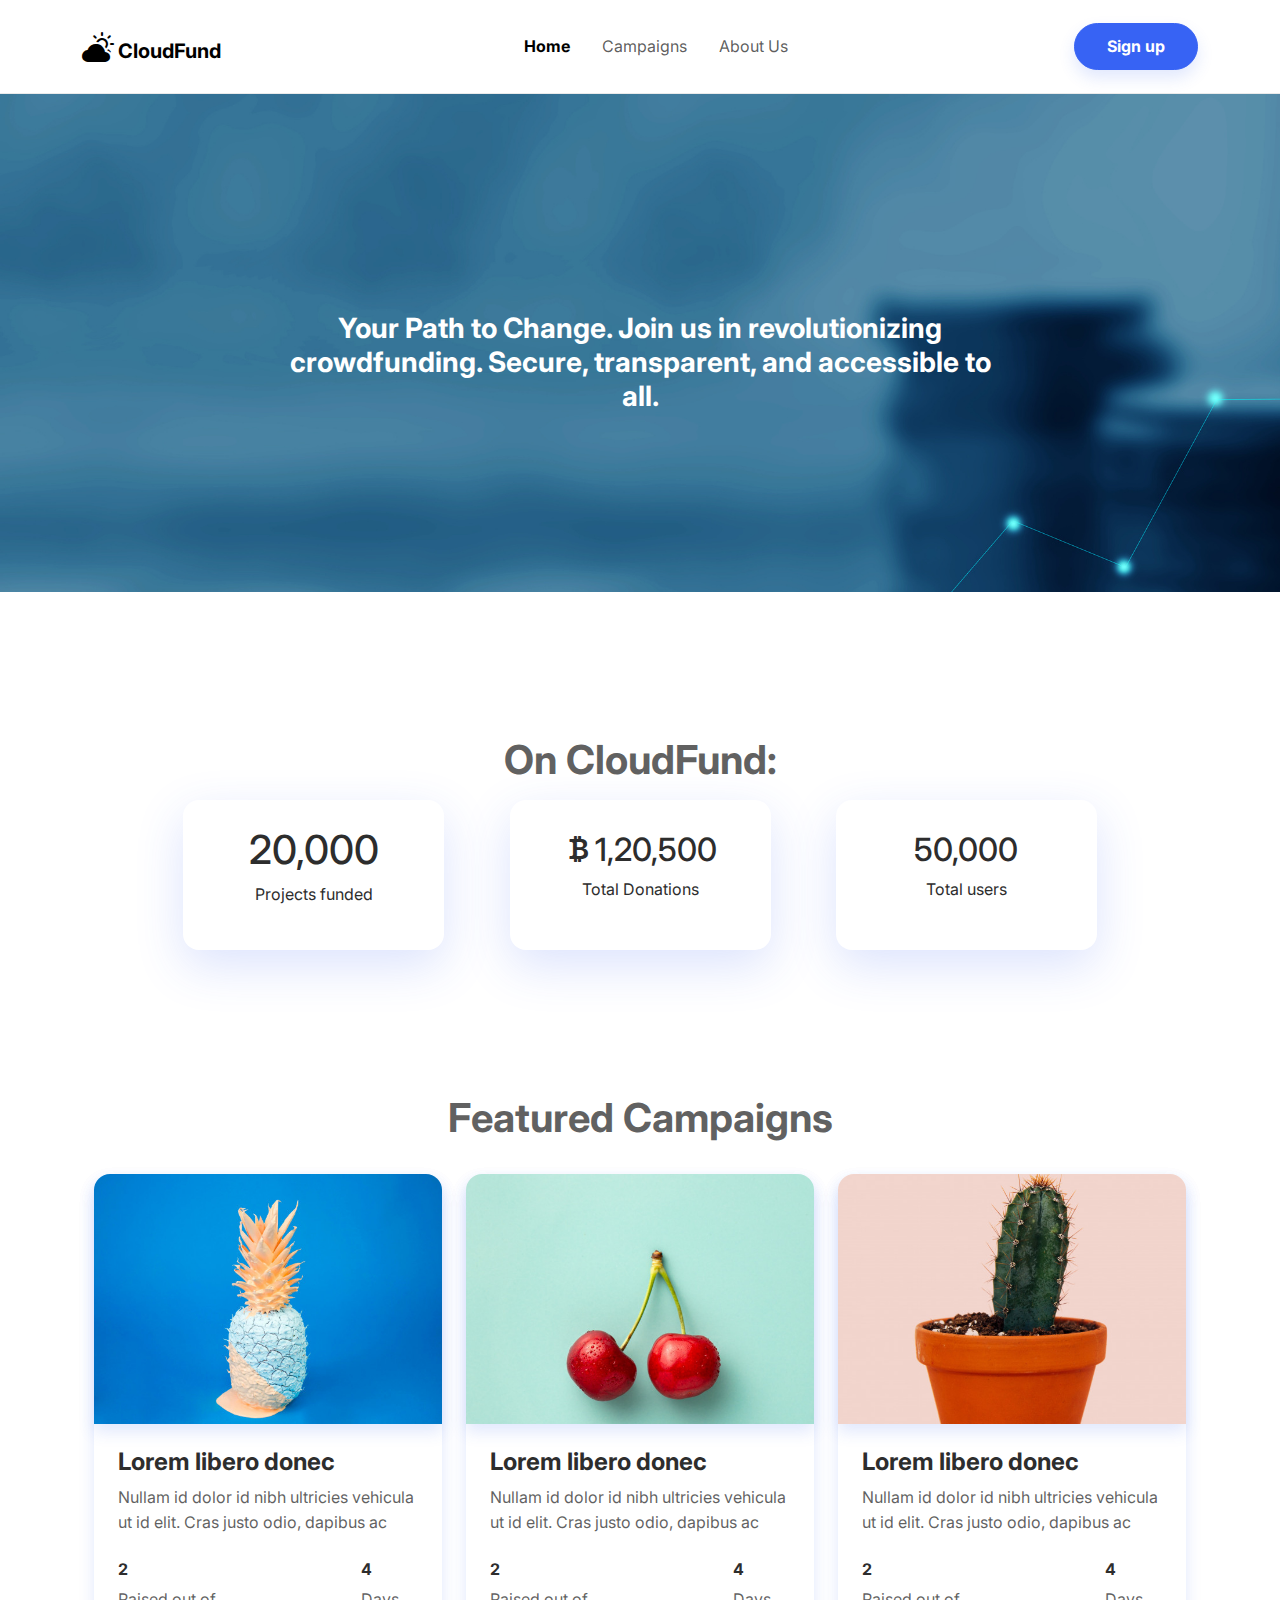
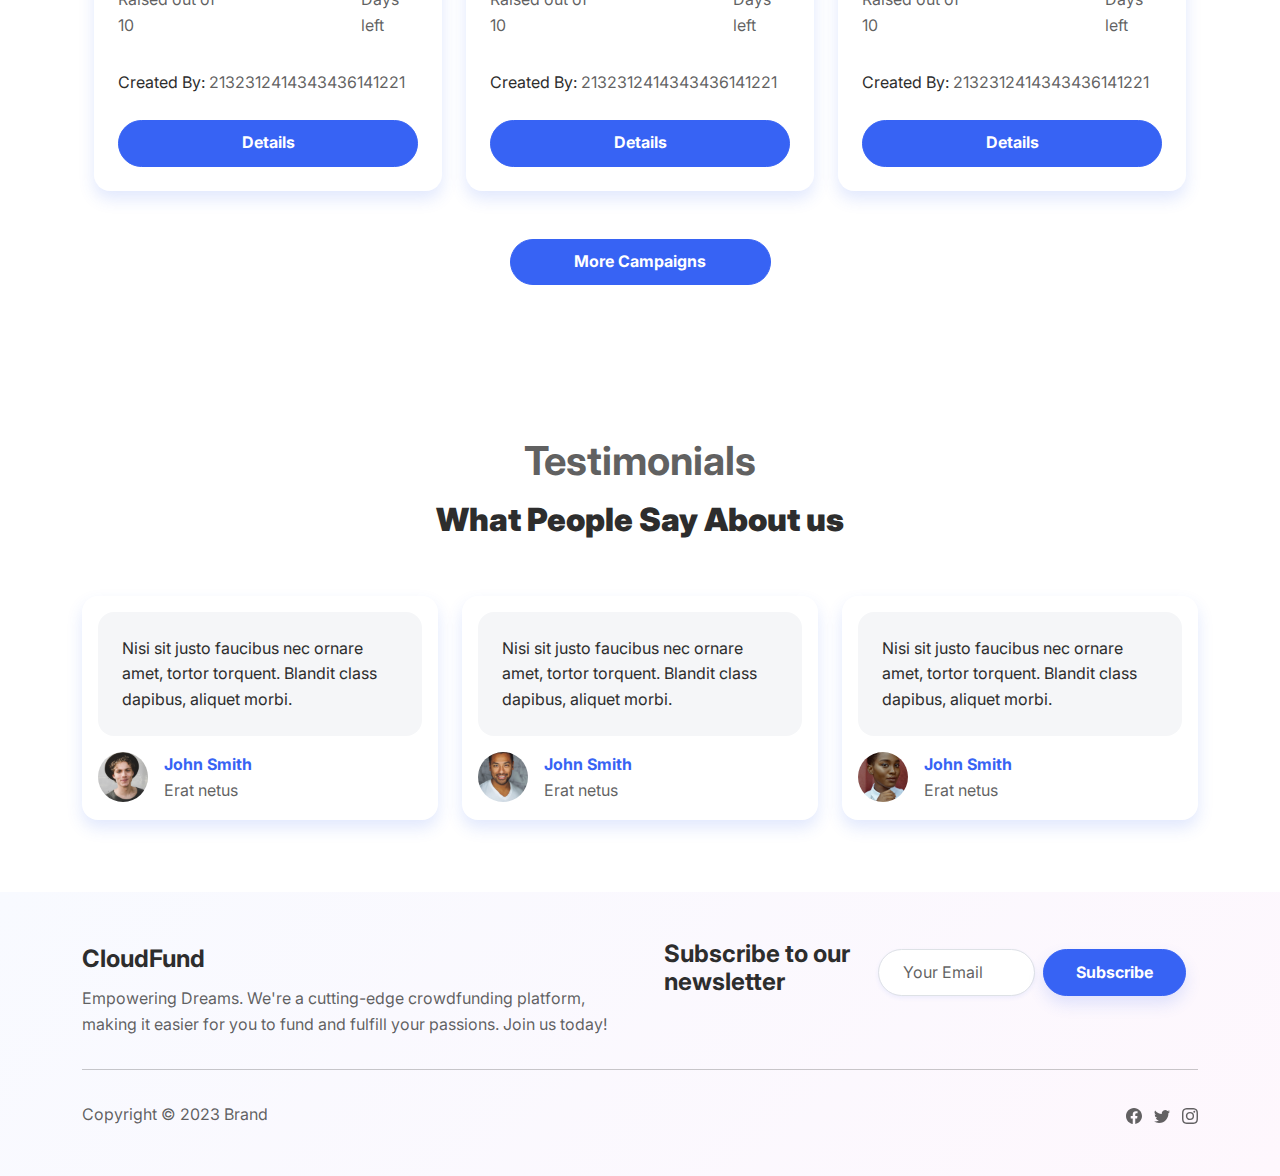
<file: index.html>
<!DOCTYPE html>
<html data-bs-theme="light" lang="en">

<head>
    <meta charset="utf-8">
    <meta name="viewport" content="width=device-width, initial-scale=1.0, shrink-to-fit=no">
    <title>CloudFund | Home</title>
    <link rel="stylesheet" href="assets/bootstrap/css/bootstrap.min.css">
    <link rel="stylesheet" href="assets/css/style.css">
    <link rel="stylesheet"
        href="https://fonts.googleapis.com/css?family=Inter:300italic,400italic,600italic,700italic,800italic,400,300,600,700,800&amp;display=swap">
    <link rel="stylesheet" href="https://cdn.jsdelivr.net/npm/bootstrap-icons@1.11.1/font/bootstrap-icons.css">
</head>

<body>
    <nav class="navbar navbar-expand-md sticky-top navbar-shrink py-3 navbar-light" id="mainNav">
        <div class="container"><a class="navbar-brand d-flex align-items-center" href="/">
                <span><i class="me-1 fs-2 bi bi-cloud-sun-fill"></i>CloudFund</span></a><button
                data-bs-toggle="collapse" class="navbar-toggler" data-bs-target="#navcol-1"><span
                    class="visually-hidden">Toggle navigation</span><span class="navbar-toggler-icon"></span></button>
            <div class="collapse navbar-collapse" id="navcol-1">
                <ul class="navbar-nav mx-auto">
                    <li class="nav-item"><a class="nav-link active" href="index.html">Home</a></li>
                    <li class="nav-item"><a class="nav-link" href="projects.html">Campaigns</a></li>
                    <li class="nav-item"><a class="nav-link" href="team.html">About Us</a></li>

                </ul><a class="btn btn-primary shadow" role="button" href="signup.html">Sign up</a>
            </div>
        </div>
    </nav>
    <header class="bg-primary-gradient mb-5 py-5 banner">
        <div class="container">
            <div class="row align-items-center " style="height: 450px;">
                <div class="col-md-8 text-center mx-auto">
                    <h3 class="fw-bold fs-3 text-white">Your Path to Change. Join us in revolutionizing crowdfunding.
                        Secure, transparent, and accessible to all.</h3>
                </div>
            </div>
        </div>

    </header>
    <section class="py-5">
        <div class="container text-center">
            <!-- <p class="mb-4" style="font-size: 1.6rem;">Used by <span
                    class="text-dark bg-success-subtle bg-success-light p-1"><strong>2400+</strong></span>&nbsp;of the
                best companies in the world.
            </p>
            <a href="#"> <img class="m-3" src="assets/img/brands/instacart.png"></a>
            <a href="#"> <img class="m-3" src="assets/img/brands/kickstarter.png"></a>
            <a href="#"> <img class="m-3" src="assets/img/brands/lyft.png"></a>
            <a href="#"> <img class="m-3" src="assets/img/brands/shopify.png"></a>
            <a href="#"> <img class="m-3" src="assets/img/brands/pinterest.png"></a>
            <a href="#"> <img class="m-3" src="assets/img/brands/twitter.png"></a> -->
            <div class="row d-flex justify-content-evenly px-5">
                <h2 class="text-center text-muted fs-1 fw-bold mb-3">On CloudFund:</h2>
                <div class="col-md-3 border-1 rounded-3 shadow-lg bg-white mb-5 d-flex justify-content-center align-items-center py-3 "
                    style="min-height: 150px;">
                    <div>
                        <h2 class="text-center fs-1">20,000</h2>
                        <p class="text-center fs-6">Projects funded</p>
                    </div>


                </div>
                <div class="col-md-3 border-1 rounded-3 shadow-lg bg-white mb-5 d-flex justify-content-center align-items-center py-auto"
                    style="min-height: 150px;">
                    <div>
                        <h2 class="text-center fs-2"><i class="bi bi-currency-bitcoin fs-2"></i>1,20,500</h2>
                        <p class="text-center fs-6">Total Donations</p>
                    </div>
                </div>
                <div class="col-md-3 border-1 rounded-3 shadow-lg bg-primary-white mb-5 d-flex justify-content-center align-items-center py-auto"
                    style="min-height: 150px;">
                    <div>
                        <h2 class="text-center fs-2">50,000</h2>
                        <p class="text-center fs-6">Total users</p>
                    </div>
                </div>
            </div>
        </div>
    </section>

    <section class="py-5">
        <div class="container">
            <div class="row mb-4">
                <div class="col-md-8 col-xl-6 text-center mx-auto">
                    <h2 class="fw-bold fs-1 text-muted">Featured Campaigns</h2>
                </div>
            </div>
            <div class="row row-cols-1 row-cols-md-3 mx-auto">
                <div class="col mb-4">
                    <div class="rounded-3 shadow bg-dark-gradient border-2"><a href="#"><img
                                class="rounded-top-3 img-fluid shadow w-100 fit-cover" src="assets/img/products/1.jpg"
                                style="height: 250px;"></a>
                        <div class="py-4 px-4">
                            <h4 class="fw-bold">Lorem libero donec</h4>
                            <p class="text-muted">Nullam id dolor id nibh ultricies vehicula ut id elit. Cras justo
                                odio, dapibus ac </p>
                            <div class="row d-flex justify-content-between">
                                <div class="col-5 py-2">
                                    <h2 class="fw-bold fs-6">2</h2>
                                    <p class="text-muted">Raised out of 10</p>

                                </div>
                                <div class="col-3 py-2">
                                    <h2 class="fw-bold fs-6">4</h2>
                                    <p class="text-muted">Days left</p>
                                </div>
                                <div class="col-12 py-2">
                                    <p class="fs-6">Created By: <span class="text-muted">2132312414343436141221</span>
                                    </p>
                                </div>
                            </div>
                            <a href="product.html" class="btn btn-primary w-100"> Details</a>
                        </div>

                    </div>
                </div>
                <div class="col mb-4">
                    <div class="rounded-3 shadow bg-dark-gradient border-2"><a href="#"><img
                                class="rounded-top-3 img-fluid shadow w-100 fit-cover" src="assets/img/products/2.jpg"
                                style="height: 250px;"></a>
                        <div class="py-4 px-4">
                            <h4 class="fw-bold">Lorem libero donec</h4>
                            <p class="text-muted">Nullam id dolor id nibh ultricies vehicula ut id elit. Cras justo
                                odio, dapibus ac </p>
                            <div class="row d-flex justify-content-between">
                                <div class="col-5 py-2">
                                    <h2 class="fw-bold fs-6">2</h2>
                                    <p class="text-muted">Raised out of 10</p>

                                </div>
                                <div class="col-3 py-2">
                                    <h2 class="fw-bold fs-6">4</h2>
                                    <p class="text-muted">Days left</p>
                                </div>
                                <div class="col-12 py-2">
                                    <p class="fs-6">Created By: <span class="text-muted">2132312414343436141221</span>
                                    </p>
                                </div>
                            </div>
                            <a href="product.html" class="btn btn-primary w-100"> Details</a>
                        </div>
                    </div>
                </div>
                <div class="col mb-4">
                    <div class="rounded-3 shadow bg-dark-gradient border-2"><a href="#"><img
                                class="rounded-top-3 img-fluid shadow w-100 fit-cover" src="assets/img/products/3.jpg"
                                style="height: 250px;"></a>
                        <div class="py-4 px-4">
                            <h4 class="fw-bold">Lorem libero donec</h4>
                            <p class="text-muted">Nullam id dolor id nibh ultricies vehicula ut id elit. Cras justo
                                odio, dapibus ac </p>
                            <div class="row d-flex justify-content-between">
                                <div class="col-5 py-2">
                                    <h2 class="fw-bold fs-6">2</h2>
                                    <p class="text-muted">Raised out of 10</p>

                                </div>
                                <div class="col-3 py-2">
                                    <h2 class="fw-bold fs-6">4</h2>
                                    <p class="text-muted">Days left</p>
                                </div>
                                <div class="col-12 py-2">
                                    <p class="fs-6">Created By: <span class="text-muted">2132312414343436141221</span>
                                    </p>
                                </div>
                            </div>
                            <a href="product.html" class="btn btn-primary w-100"> Details</a>
                        </div>
                    </div>
                </div>
            </div>
            <div class="row justify-content-center d-flex mt-4">
                <div class="col-md-3">
                    <a class="btn btn-primary w-100" href="projects.html">More Campaigns</a>
                </div>
            </div>
        </div>
    </section>

    <!-- <section>
        <div class="container bg-primary-gradient py-5">
            <div class="row">
                <div class="col-md-8 col-xl-6 text-center mx-auto">
                    <p class="fw-bold text-success mb-2">Our Services</p>
                    <h3 class="fw-bold">What we can do for you</h3>
                </div>
            </div>
            <div class="py-5 p-lg-5">
                <div class="row row-cols-1 row-cols-md-2 mx-auto" style="max-width: 900px;">
                    <div class="col mb-5">
                        <div class="card shadow-sm">
                            <div class="card-body px-4 py-5 px-md-5">
                                <div class="bs-icon-lg d-flex justify-content-center align-items-center mb-3 bs-icon"
                                    style="top: 1rem;right: 1rem;position: absolute;"><svg
                                        xmlns="http://www.w3.org/2000/svg" width="1em" height="1em" fill="currentColor"
                                        viewBox="0 0 16 16" class="bi bi-bell text-success">
                                        <path
                                            d="M8 16a2 2 0 0 0 2-2H6a2 2 0 0 0 2 2zM8 1.918l-.797.161A4.002 4.002 0 0 0 4 6c0 .628-.134 2.197-.459 3.742-.16.767-.376 1.566-.663 2.258h10.244c-.287-.692-.502-1.49-.663-2.258C12.134 8.197 12 6.628 12 6a4.002 4.002 0 0 0-3.203-3.92L8 1.917zM14.22 12c.223.447.481.801.78 1H1c.299-.199.557-.553.78-1C2.68 10.2 3 6.88 3 6c0-2.42 1.72-4.44 4.005-4.901a1 1 0 1 1 1.99 0A5.002 5.002 0 0 1 13 6c0 .88.32 4.2 1.22 6z">
                                        </path>
                                    </svg></div>
                                <h5 class="fw-bold card-title">Lorem ipsum dolor sit&nbsp;</h5>
                                <p class="text-muted card-text mb-4">Erat netus est hendrerit, nullam et quis ad cras
                                    porttitor iaculis. Bibendum vulputate cras aenean.</p><button
                                    class="btn btn-primary shadow" type="button">Learn more</button>
                            </div>
                        </div>
                    </div>
                    <div class="col mb-5">
                        <div class="card shadow-sm">
                            <div class="card-body px-4 py-5 px-md-5">
                                <div class="bs-icon-lg d-flex justify-content-center align-items-center mb-3 bs-icon"
                                    style="top: 1rem;right: 1rem;position: absolute;"><svg
                                        xmlns="http://www.w3.org/2000/svg" width="1em" height="1em" fill="currentColor"
                                        viewBox="0 0 16 16" class="bi bi-bezier text-success">
                                        <path fill-rule="evenodd"
                                            d="M0 10.5A1.5 1.5 0 0 1 1.5 9h1A1.5 1.5 0 0 1 4 10.5v1A1.5 1.5 0 0 1 2.5 13h-1A1.5 1.5 0 0 1 0 11.5v-1zm1.5-.5a.5.5 0 0 0-.5.5v1a.5.5 0 0 0 .5.5h1a.5.5 0 0 0 .5-.5v-1a.5.5 0 0 0-.5-.5h-1zm10.5.5A1.5 1.5 0 0 1 13.5 9h1a1.5 1.5 0 0 1 1.5 1.5v1a1.5 1.5 0 0 1-1.5 1.5h-1a1.5 1.5 0 0 1-1.5-1.5v-1zm1.5-.5a.5.5 0 0 0-.5.5v1a.5.5 0 0 0 .5.5h1a.5.5 0 0 0 .5-.5v-1a.5.5 0 0 0-.5-.5h-1zM6 4.5A1.5 1.5 0 0 1 7.5 3h1A1.5 1.5 0 0 1 10 4.5v1A1.5 1.5 0 0 1 8.5 7h-1A1.5 1.5 0 0 1 6 5.5v-1zM7.5 4a.5.5 0 0 0-.5.5v1a.5.5 0 0 0 .5.5h1a.5.5 0 0 0 .5-.5v-1a.5.5 0 0 0-.5-.5h-1z">
                                        </path>
                                        <path
                                            d="M6 4.5H1.866a1 1 0 1 0 0 1h2.668A6.517 6.517 0 0 0 1.814 9H2.5c.123 0 .244.015.358.043a5.517 5.517 0 0 1 3.185-3.185A1.503 1.503 0 0 1 6 5.5v-1zm3.957 1.358A1.5 1.5 0 0 0 10 5.5v-1h4.134a1 1 0 1 1 0 1h-2.668a6.517 6.517 0 0 1 2.72 3.5H13.5c-.123 0-.243.015-.358.043a5.517 5.517 0 0 0-3.185-3.185z">
                                        </path>
                                    </svg></div>
                                <h5 class="fw-bold card-title">Lorem ipsum dolor sit&nbsp;</h5>
                                <p class="text-muted card-text mb-4">Erat netus est hendrerit, nullam et quis ad cras
                                    porttitor iaculis. Bibendum vulputate cras aenean.</p><button
                                    class="btn btn-primary shadow" type="button">Learn more</button>
                            </div>
                        </div>
                    </div>
                    <div class="col mb-4">
                        <div class="card shadow-sm">
                            <div class="card-body px-4 py-5 px-md-5">
                                <div class="bs-icon-lg d-flex justify-content-center align-items-center mb-3 bs-icon"
                                    style="top: 1rem;right: 1rem;position: absolute;"><svg
                                        xmlns="http://www.w3.org/2000/svg" width="1em" height="1em" fill="currentColor"
                                        viewBox="0 0 16 16" class="bi bi-pin-angle text-success">
                                        <path
                                            d="M9.828.722a.5.5 0 0 1 .354.146l4.95 4.95a.5.5 0 0 1 0 .707c-.48.48-1.072.588-1.503.588-.177 0-.335-.018-.46-.039l-3.134 3.134a5.927 5.927 0 0 1 .16 1.013c.046.702-.032 1.687-.72 2.375a.5.5 0 0 1-.707 0l-2.829-2.828-3.182 3.182c-.195.195-1.219.902-1.414.707-.195-.195.512-1.22.707-1.414l3.182-3.182-2.828-2.829a.5.5 0 0 1 0-.707c.688-.688 1.673-.767 2.375-.72a5.922 5.922 0 0 1 1.013.16l3.134-3.133a2.772 2.772 0 0 1-.04-.461c0-.43.108-1.022.589-1.503a.5.5 0 0 1 .353-.146zm.122 2.112v-.002.002zm0-.002v.002a.5.5 0 0 1-.122.51L6.293 6.878a.5.5 0 0 1-.511.12H5.78l-.014-.004a4.507 4.507 0 0 0-.288-.076 4.922 4.922 0 0 0-.765-.116c-.422-.028-.836.008-1.175.15l5.51 5.509c.141-.34.177-.753.149-1.175a4.924 4.924 0 0 0-.192-1.054l-.004-.013v-.001a.5.5 0 0 1 .12-.512l3.536-3.535a.5.5 0 0 1 .532-.115l.096.022c.087.017.208.034.344.034.114 0 .23-.011.343-.04L9.927 2.028c-.029.113-.04.23-.04.343a1.779 1.779 0 0 0 .062.46z">
                                        </path>
                                    </svg></div>
                                <h5 class="fw-bold card-title">Lorem ipsum dolor sit&nbsp;</h5>
                                <p class="text-muted card-text mb-4">Erat netus est hendrerit, nullam et quis ad cras
                                    porttitor iaculis. Bibendum vulputate cras aenean.</p><button
                                    class="btn btn-primary shadow" type="button">Learn more</button>
                            </div>
                        </div>
                    </div>
                    <div class="col mb-4">
                        <div class="card shadow-sm">
                            <div class="card-body px-4 py-5 px-md-5">
                                <div class="bs-icon-lg d-flex justify-content-center align-items-center mb-3 bs-icon"
                                    style="top: 1rem;right: 1rem;position: absolute;"><svg
                                        xmlns="http://www.w3.org/2000/svg" width="1em" height="1em" fill="currentColor"
                                        viewBox="0 0 16 16" class="bi bi-chat-quote text-success">
                                        <path
                                            d="M2.678 11.894a1 1 0 0 1 .287.801 10.97 10.97 0 0 1-.398 2c1.395-.323 2.247-.697 2.634-.893a1 1 0 0 1 .71-.074A8.06 8.06 0 0 0 8 14c3.996 0 7-2.807 7-6 0-3.192-3.004-6-7-6S1 4.808 1 8c0 1.468.617 2.83 1.678 3.894zm-.493 3.905a21.682 21.682 0 0 1-.713.129c-.2.032-.352-.176-.273-.362a9.68 9.68 0 0 0 .244-.637l.003-.01c.248-.72.45-1.548.524-2.319C.743 11.37 0 9.76 0 8c0-3.866 3.582-7 8-7s8 3.134 8 7-3.582 7-8 7a9.06 9.06 0 0 1-2.347-.306c-.52.263-1.639.742-3.468 1.105z">
                                        </path>
                                        <path
                                            d="M7.066 6.76A1.665 1.665 0 0 0 4 7.668a1.667 1.667 0 0 0 2.561 1.406c-.131.389-.375.804-.777 1.22a.417.417 0 0 0 .6.58c1.486-1.54 1.293-3.214.682-4.112zm4 0A1.665 1.665 0 0 0 8 7.668a1.667 1.667 0 0 0 2.561 1.406c-.131.389-.375.804-.777 1.22a.417.417 0 0 0 .6.58c1.486-1.54 1.293-3.214.682-4.112z">
                                        </path>
                                    </svg></div>
                                <h5 class="fw-bold card-title">Lorem ipsum dolor sit&nbsp;</h5>
                                <p class="text-muted card-text mb-4">Erat netus est hendrerit, nullam et quis ad cras
                                    porttitor iaculis. Bibendum vulputate cras aenean.</p><button
                                    class="btn btn-primary shadow" type="button">Learn more</button>
                            </div>
                        </div>
                    </div>
                </div>
            </div>
        </div>
    </section> -->
    <section class="py-5 mt-5">
        <div class="container">
            <div class="row mb-5">
                <div class="col-md-8 col-xl-6 text-center mx-auto">
                    <p class="fw-bold text-muted fs-1 mb-2">Testimonials</p>
                    <h2 class="fw-bold"><strong>What People Say About us</strong></h2>
                </div>
            </div>
            <div class="row row-cols-1 row-cols-sm-2 row-cols-lg-3 d-sm-flex justify-content-sm-center">
                <div class="col mb-4 ">
                    <div
                        class="d-flex flex-column align-items-center align-items-sm-start bg-white p-3 shadow rounded-3">
                        <p class="bg-body-tertiary border rounded border-0 border-light p-4">Nisi sit justo faucibus nec
                            ornare amet, tortor torquent. Blandit class dapibus, aliquet morbi.</p>
                        <div class="d-flex"><img class="rounded-circle flex-shrink-0 me-3 fit-cover" width="50"
                                height="50" src="assets/img/team/avatar2.jpg">
                            <div>
                                <p class="fw-bold text-primary mb-0">John Smith</p>
                                <p class="text-muted mb-0">Erat netus</p>
                            </div>
                        </div>
                    </div>
                </div>
                <div class="col mb-4">
                    <div
                        class="d-flex flex-column align-items-center align-items-sm-start bg-white p-3 shadow rounded-3">
                        <p class="bg-body-tertiary border rounded border-0 border-light p-4">Nisi sit justo faucibus nec
                            ornare amet, tortor torquent. Blandit class dapibus, aliquet morbi.</p>
                        <div class="d-flex"><img class="rounded-circle flex-shrink-0 me-3 fit-cover" width="50"
                                height="50" src="assets/img/team/avatar4.jpg">
                            <div>
                                <p class="fw-bold text-primary mb-0">John Smith</p>
                                <p class="text-muted mb-0">Erat netus</p>
                            </div>
                        </div>
                    </div>
                </div>
                <div class="col mb-4 ">
                    <div
                        class="d-flex flex-column align-items-center align-items-sm-start bg-white p-3 shadow rounded-3">
                        <p class="bg-body-tertiary border rounded border-0 border-light p-4">Nisi sit justo faucibus nec
                            ornare amet, tortor torquent. Blandit class dapibus, aliquet morbi.</p>
                        <div class="d-flex"><img class="rounded-circle flex-shrink-0 me-3 fit-cover" width="50"
                                height="50" src="assets/img/team/avatar5.jpg">
                            <div>
                                <p class="fw-bold text-primary mb-0">John Smith</p>
                                <p class="text-muted mb-0">Erat netus</p>
                            </div>
                        </div>
                    </div>
                </div>
            </div>
        </div>
    </section>
    <!-- <section class="py-5">
        <div class="container">
            <div class="row mb-5">
                <div class="col-md-8 col-xl-6 text-center mx-auto">
                    <p class="fw-bold text-success mb-2">Contacts</p>
                    <h2 class="fw-bold">How you can reach us</h2>
                </div>
            </div>
            <div class="row d-flex justify-content-center">
                <div class="col-md-6 col-xl-4">
                    <div>
                        <form class="p-3 p-xl-4" method="post" data-bs-theme="light">
                            <div class="mb-3"><input class="form-control" type="text" id="name-1" name="name"
                                    placeholder="Name"></div>
                            <div class="mb-3"><input class="form-control" type="email" id="email-1" name="email"
                                    placeholder="Email"></div>
                            <div class="mb-3"><textarea class="form-control" id="message-1" name="message" rows="6"
                                    placeholder="Message"></textarea></div>
                            <div><button class="btn btn-primary shadow d-block w-100" type="submit">Send </button></div>
                        </form>
                    </div>
                </div>
                <div class="col-md-4 col-xl-4 d-flex justify-content-center justify-content-xl-start">
                    <div class="d-flex flex-wrap flex-md-column justify-content-md-start align-items-md-start h-100">
                        <div class="d-flex align-items-center p-3">
                            <div
                                class="bs-icon-md bs-icon-circle bs-icon-primary shadow d-flex flex-shrink-0 justify-content-center align-items-center d-inline-block bs-icon bs-icon-md">
                                <svg xmlns="http://www.w3.org/2000/svg" width="1em" height="1em" fill="currentColor"
                                    viewBox="0 0 16 16" class="bi bi-telephone">
                                    <path
                                        d="M3.654 1.328a.678.678 0 0 0-1.015-.063L1.605 2.3c-.483.484-.661 1.169-.45 1.77a17.568 17.568 0 0 0 4.168 6.608 17.569 17.569 0 0 0 6.608 4.168c.601.211 1.286.033 1.77-.45l1.034-1.034a.678.678 0 0 0-.063-1.015l-2.307-1.794a.678.678 0 0 0-.58-.122l-2.19.547a1.745 1.745 0 0 1-1.657-.459L5.482 8.062a1.745 1.745 0 0 1-.46-1.657l.548-2.19a.678.678 0 0 0-.122-.58L3.654 1.328zM1.884.511a1.745 1.745 0 0 1 2.612.163L6.29 2.98c.329.423.445.974.315 1.494l-.547 2.19a.678.678 0 0 0 .178.643l2.457 2.457a.678.678 0 0 0 .644.178l2.189-.547a1.745 1.745 0 0 1 1.494.315l2.306 1.794c.829.645.905 1.87.163 2.611l-1.034 1.034c-.74.74-1.846 1.065-2.877.702a18.634 18.634 0 0 1-7.01-4.42 18.634 18.634 0 0 1-4.42-7.009c-.362-1.03-.037-2.137.703-2.877L1.885.511z">
                                    </path>
                                </svg>
                            </div>
                            <div class="px-2">
                                <h6 class="fw-bold mb-0">Phone</h6>
                                <p class="text-muted mb-0">+123456789</p>
                            </div>
                        </div>
                        <div class="d-flex align-items-center p-3">
                            <div
                                class="bs-icon-md bs-icon-circle bs-icon-primary shadow d-flex flex-shrink-0 justify-content-center align-items-center d-inline-block bs-icon bs-icon-md">
                                <svg xmlns="http://www.w3.org/2000/svg" width="1em" height="1em" fill="currentColor"
                                    viewBox="0 0 16 16" class="bi bi-envelope">
                                    <path
                                        d="M0 4a2 2 0 0 1 2-2h12a2 2 0 0 1 2 2v8a2 2 0 0 1-2 2H2a2 2 0 0 1-2-2V4Zm2-1a1 1 0 0 0-1 1v.217l7 4.2 7-4.2V4a1 1 0 0 0-1-1H2Zm13 2.383-4.708 2.825L15 11.105V5.383Zm-.034 6.876-5.64-3.471L8 9.583l-1.326-.795-5.64 3.47A1 1 0 0 0 2 13h12a1 1 0 0 0 .966-.741ZM1 11.105l4.708-2.897L1 5.383v5.722Z">
                                    </path>
                                </svg>
                            </div>
                            <div class="px-2">
                                <h6 class="fw-bold mb-0">Email</h6>
                                <p class="text-muted mb-0">info@example.com</p>
                            </div>
                        </div>
                        <div class="d-flex align-items-center p-3">
                            <div
                                class="bs-icon-md bs-icon-circle bs-icon-primary shadow d-flex flex-shrink-0 justify-content-center align-items-center d-inline-block bs-icon bs-icon-md">
                                <svg xmlns="http://www.w3.org/2000/svg" width="1em" height="1em" fill="currentColor"
                                    viewBox="0 0 16 16" class="bi bi-pin">
                                    <path
                                        d="M4.146.146A.5.5 0 0 1 4.5 0h7a.5.5 0 0 1 .5.5c0 .68-.342 1.174-.646 1.479-.126.125-.25.224-.354.298v4.431l.078.048c.203.127.476.314.751.555C12.36 7.775 13 8.527 13 9.5a.5.5 0 0 1-.5.5h-4v4.5c0 .276-.224 1.5-.5 1.5s-.5-1.224-.5-1.5V10h-4a.5.5 0 0 1-.5-.5c0-.973.64-1.725 1.17-2.189A5.921 5.921 0 0 1 5 6.708V2.277a2.77 2.77 0 0 1-.354-.298C4.342 1.674 4 1.179 4 .5a.5.5 0 0 1 .146-.354zm1.58 1.408-.002-.001.002.001zm-.002-.001.002.001A.5.5 0 0 1 6 2v5a.5.5 0 0 1-.276.447h-.002l-.012.007-.054.03a4.922 4.922 0 0 0-.827.58c-.318.278-.585.596-.725.936h7.792c-.14-.34-.407-.658-.725-.936a4.915 4.915 0 0 0-.881-.61l-.012-.006h-.002A.5.5 0 0 1 10 7V2a.5.5 0 0 1 .295-.458 1.775 1.775 0 0 0 .351-.271c.08-.08.155-.17.214-.271H5.14c.06.1.133.191.214.271a1.78 1.78 0 0 0 .37.282z">
                                    </path>
                                </svg>
                            </div>
                            <div class="px-2">
                                <h6 class="fw-bold mb-0">Location</h6>
                                <p class="text-muted mb-0">12 Example Street</p>
                            </div>
                        </div>
                    </div>
                </div>
            </div>
        </div>
    </section> -->
    <!-- <section class="py-5">
        <div class="container">
            <div
                class="border rounded border-0 border-white d-flex flex-column justify-content-between align-items-center flex-lg-row bg-primary-gradient p-4 p-lg-5">
                <div class="text-center text-lg-start py-3 py-lg-1">
                    <h2 class="fw-bold mb-2">Subscribe to our newsletter</h2>
                    <p class="mb-0">Imperdiet consectetur dolor.</p>
                </div>
                <form class="d-flex justify-content-center flex-wrap flex-lg-nowrap" method="post"
                    data-bs-theme="light">
                    <div class="my-2"><input class="border rounded-pill shadow-sm form-control" type="email"
                            name="email" placeholder="Your Email"></div>
                    <div class="my-2"><button class="btn btn-primary shadow ms-2" type="submit">Subscribe </button>
                    </div>
                </form>
            </div>
        </div>
    </section> -->
    <footer class="bg-primary-gradient">
        <div class="container py-4 py-lg-5">
            <div class="row justify-content-center">
                <div
                    class="col-md-6 text-center text-lg-start d-flex flex-column align-items-center order-first align-items-lg-start order-lg-last">
                    <div class="fw-bold fs-4 d-flex align-items-center mb-2">
                        <span>CloudFund</span>
                    </div>
                    <p class="text-muted">Empowering Dreams. We're a cutting-edge crowdfunding platform, making it
                        easier for you to fund and fulfill your passions. Join us today!</p>
                </div>
                <div
                    class="col-md-6 text-center text-lg-start d-flex flex-column align-items-center order-first align-items-lg-start order-lg-last">
                    <div class="container">
                        <div class="d-flex flex-column align-items-center flex-lg-row">
                            <div class="text-center text-lg-start">
                                <h2 class="fw-bold fs-4 mb-2">Subscribe to our newsletter</h2>

                            </div>
                            <form class="d-flex justify-content-center flex-wrap flex-lg-nowrap" method="post"
                                data-bs-theme="light">
                                <div class="my-2"><input class="border rounded-pill shadow-sm form-control" type="email"
                                        name="email" placeholder="Your Email"></div>
                                <div class="my-2"><button class="btn btn-primary shadow ms-2" type="submit">Subscribe
                                    </button>
                                </div>
                            </form>
                        </div>
                    </div>
                </div>
            </div>
            <hr>
            <div class="text-muted d-flex justify-content-between align-items-center pt-3">
                <p class="mb-0">Copyright © 2023 Brand</p>
                <ul class="list-inline mb-0">
                    <li class="list-inline-item"><svg xmlns="http://www.w3.org/2000/svg" width="1em" height="1em"
                            fill="currentColor" viewBox="0 0 16 16" class="bi bi-facebook">
                            <path
                                d="M16 8.049c0-4.446-3.582-8.05-8-8.05C3.58 0-.002 3.603-.002 8.05c0 4.017 2.926 7.347 6.75 7.951v-5.625h-2.03V8.05H6.75V6.275c0-2.017 1.195-3.131 3.022-3.131.876 0 1.791.157 1.791.157v1.98h-1.009c-.993 0-1.303.621-1.303 1.258v1.51h2.218l-.354 2.326H9.25V16c3.824-.604 6.75-3.934 6.75-7.951z">
                            </path>
                        </svg></li>
                    <li class="list-inline-item"><svg xmlns="http://www.w3.org/2000/svg" width="1em" height="1em"
                            fill="currentColor" viewBox="0 0 16 16" class="bi bi-twitter">
                            <path
                                d="M5.026 15c6.038 0 9.341-5.003 9.341-9.334 0-.14 0-.282-.006-.422A6.685 6.685 0 0 0 16 3.542a6.658 6.658 0 0 1-1.889.518 3.301 3.301 0 0 0 1.447-1.817 6.533 6.533 0 0 1-2.087.793A3.286 3.286 0 0 0 7.875 6.03a9.325 9.325 0 0 1-6.767-3.429 3.289 3.289 0 0 0 1.018 4.382A3.323 3.323 0 0 1 .64 6.575v.045a3.288 3.288 0 0 0 2.632 3.218 3.203 3.203 0 0 1-.865.115 3.23 3.23 0 0 1-.614-.057 3.283 3.283 0 0 0 3.067 2.277A6.588 6.588 0 0 1 .78 13.58a6.32 6.32 0 0 1-.78-.045A9.344 9.344 0 0 0 5.026 15z">
                            </path>
                        </svg></li>
                    <li class="list-inline-item"><svg xmlns="http://www.w3.org/2000/svg" width="1em" height="1em"
                            fill="currentColor" viewBox="0 0 16 16" class="bi bi-instagram">
                            <path
                                d="M8 0C5.829 0 5.556.01 4.703.048 3.85.088 3.269.222 2.76.42a3.917 3.917 0 0 0-1.417.923A3.927 3.927 0 0 0 .42 2.76C.222 3.268.087 3.85.048 4.7.01 5.555 0 5.827 0 8.001c0 2.172.01 2.444.048 3.297.04.852.174 1.433.372 1.942.205.526.478.972.923 1.417.444.445.89.719 1.416.923.51.198 1.09.333 1.942.372C5.555 15.99 5.827 16 8 16s2.444-.01 3.298-.048c.851-.04 1.434-.174 1.943-.372a3.916 3.916 0 0 0 1.416-.923c.445-.445.718-.891.923-1.417.197-.509.332-1.09.372-1.942C15.99 10.445 16 10.173 16 8s-.01-2.445-.048-3.299c-.04-.851-.175-1.433-.372-1.941a3.926 3.926 0 0 0-.923-1.417A3.911 3.911 0 0 0 13.24.42c-.51-.198-1.092-.333-1.943-.372C10.443.01 10.172 0 7.998 0h.003zm-.717 1.442h.718c2.136 0 2.389.007 3.232.046.78.035 1.204.166 1.486.275.373.145.64.319.92.599.28.28.453.546.598.92.11.281.24.705.275 1.485.039.843.047 1.096.047 3.231s-.008 2.389-.047 3.232c-.035.78-.166 1.203-.275 1.485a2.47 2.47 0 0 1-.599.919c-.28.28-.546.453-.92.598-.28.11-.704.24-1.485.276-.843.038-1.096.047-3.232.047s-2.39-.009-3.233-.047c-.78-.036-1.203-.166-1.485-.276a2.478 2.478 0 0 1-.92-.598 2.48 2.48 0 0 1-.6-.92c-.109-.281-.24-.705-.275-1.485-.038-.843-.046-1.096-.046-3.233 0-2.136.008-2.388.046-3.231.036-.78.166-1.204.276-1.486.145-.373.319-.64.599-.92.28-.28.546-.453.92-.598.282-.11.705-.24 1.485-.276.738-.034 1.024-.044 2.515-.045v.002zm4.988 1.328a.96.96 0 1 0 0 1.92.96.96 0 0 0 0-1.92zm-4.27 1.122a4.109 4.109 0 1 0 0 8.217 4.109 4.109 0 0 0 0-8.217zm0 1.441a2.667 2.667 0 1 1 0 5.334 2.667 2.667 0 0 1 0-5.334z">
                            </path>
                        </svg></li>
                </ul>
            </div>
        </div>
    </footer>
    <script src="assets/bootstrap/js/bootstrap.min.js"></script>
    <script src="assets/js/bs-init.js"></script>
    <script src="assets/js/bold-and-bright.js"></script>
</body>

</html>
</file>
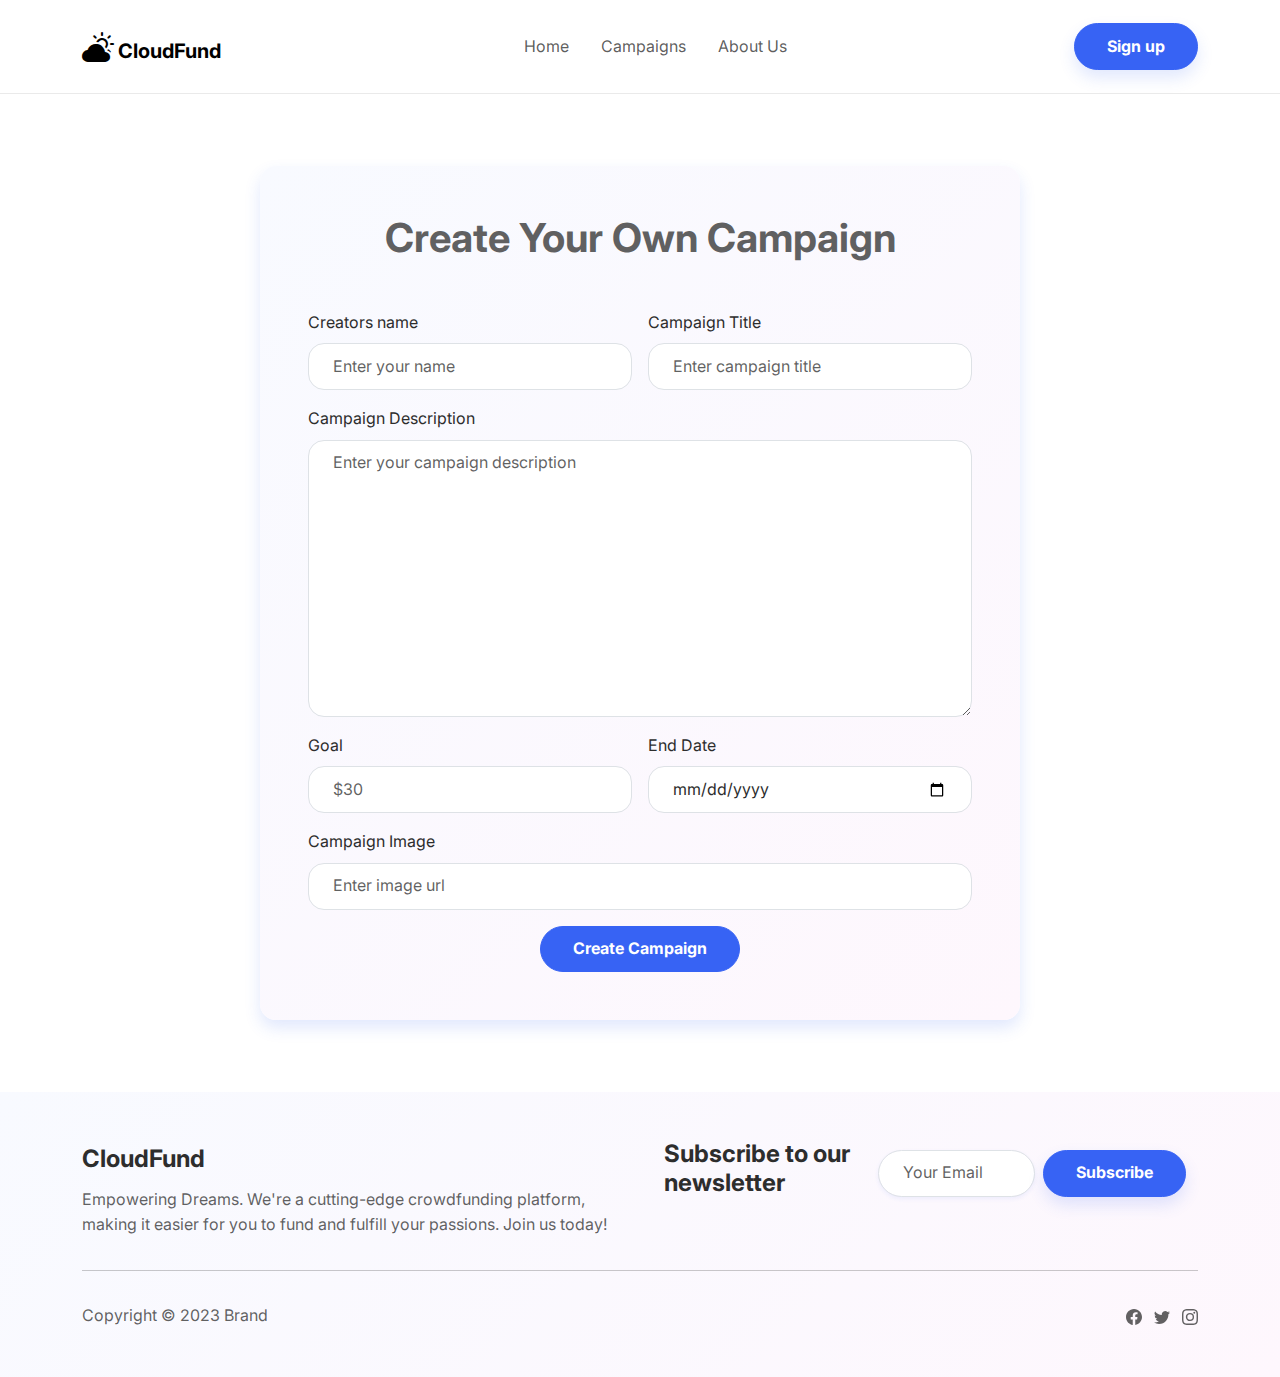
<file: campaignForm.html>
<!DOCTYPE html>
<html data-bs-theme="light" lang="en">

<head>
    <meta charset="utf-8">
    <meta name="viewport" content="width=device-width, initial-scale=1.0, shrink-to-fit=no">
    <title>CloudFund | Signup</title>
    <link rel="stylesheet" href="assets/bootstrap/css/bootstrap.min.css">
    <link rel="stylesheet"
        href="https://fonts.googleapis.com/css?family=Inter:300italic,400italic,600italic,700italic,800italic,400,300,600,700,800&amp;display=swap">
    <link rel="stylesheet" href="https://cdn.jsdelivr.net/npm/bootstrap-icons@1.11.1/font/bootstrap-icons.css">
</head>

<body>
    <nav class="navbar navbar-expand-md sticky-top navbar-shrink py-3 navbar-light" id="mainNav">
        <div class="container"><a class="navbar-brand d-flex align-items-center" href="/">
                <span><i class="me-1 fs-2 bi bi-cloud-sun-fill"></i>CloudFund</span></a><button
                data-bs-toggle="collapse" class="navbar-toggler" data-bs-target="#navcol-1"><span
                    class="visually-hidden">Toggle navigation</span><span class="navbar-toggler-icon"></span></button>
            <div class="collapse navbar-collapse" id="navcol-1">
                <ul class="navbar-nav mx-auto">
                    <li class="nav-item"><a class="nav-link" href="index.html">Home</a></li>
                    <li class="nav-item"><a class="nav-link" href="projects.html">Campaigns</a></li>
                    <li class="nav-item"><a class="nav-link" href="team.html">About Us</a></li>

                </ul><a class="btn btn-primary shadow" role="button" href="signup.html">Sign up</a>
            </div>
        </div>
    </nav>
    <section class="py-5">
        <div class="container py-4">

            <div class="row d-flex justify-content-center">
                <div class="col-md-8 col-xl-8 rounded-3 p-5 shadow bg-primary-gradient">
                    <h3 class="fw-bold text-center text-muted fs-1 mb-5">Create Your Own Campaign</h3>
                    <form class="row g-3">
                        <div class="col-md-6">
                          <label for="creatorName" class="form-label">Creators name</label>
                          <input type="text" class="form-control" id="creatorName" placeholder="Enter your name">
                        </div>
                        <div class="col-md-6">
                          <label for="campaignTitle" class="form-label">Campaign Title</label>
                          <input type="text" class="form-control" id="campaignTitle" placeholder="Enter campaign title">
                        </div>
                        <div class="col-12">
                          <label for="description" class="form-label">Campaign Description</label>
                          <textarea class="form-control" rows="10" name="" id="description" placeholder="Enter your campaign description"></textarea>
                        </div>
                        <div class="col-md-6">
                          <label for="campaignGoal" class="form-label">Goal</label>
                          <input type="number" class="form-control" id="CmapignGoal" placeholder="$30">
                        </div>
                        <div class="col-md-6">
                          <label for="endDate" class="form-label">End Date</label>
                          <input type="date" class="form-control" id="endDate">
                        </div>
                        
                        <div class="col-12">
                          <label for="image" class="form-label">Campaign Image</label>
                          <input type="text" class="form-control" id="image" placeholder="Enter image url">
                        </div>
                        
                        <div class="col-12 d-flex justify-content-center">
                          <button type="submit" class="btn btn-primary">Create Campaign</button>
                        </div>
                      </form>
                </div>
            </div>
        </div>
    </section>
    <footer class="bg-primary-gradient">
        <div class="container py-4 py-lg-5">
            <div class="row justify-content-center">
                <div
                    class="col-md-6 text-center text-lg-start d-flex flex-column align-items-center order-first align-items-lg-start order-lg-last">
                    <div class="fw-bold fs-4 d-flex align-items-center mb-2">
                        <span>CloudFund</span>
                    </div>
                    <p class="text-muted">Empowering Dreams. We're a cutting-edge crowdfunding platform, making it
                        easier for you to fund and fulfill your passions. Join us today!</p>
                </div>
                <div
                    class="col-md-6 text-center text-lg-start d-flex flex-column align-items-center order-first align-items-lg-start order-lg-last">
                    <div class="container">
                        <div class="d-flex flex-column align-items-center flex-lg-row">
                            <div class="text-center text-lg-start">
                                <h2 class="fw-bold fs-4 mb-2">Subscribe to our newsletter</h2>

                            </div>
                            <form class="d-flex justify-content-center flex-wrap flex-lg-nowrap" method="post"
                                data-bs-theme="light">
                                <div class="my-2"><input class="border rounded-pill shadow-sm form-control" type="email"
                                        name="email" placeholder="Your Email"></div>
                                <div class="my-2"><button class="btn btn-primary shadow ms-2" type="submit">Subscribe
                                    </button>
                                </div>
                            </form>
                        </div>
                    </div>
                </div>
            </div>
            <hr>
            <div class="text-muted d-flex justify-content-between align-items-center pt-3">
                <p class="mb-0">Copyright © 2023 Brand</p>
                <ul class="list-inline mb-0">
                    <li class="list-inline-item"><svg xmlns="http://www.w3.org/2000/svg" width="1em" height="1em"
                            fill="currentColor" viewBox="0 0 16 16" class="bi bi-facebook">
                            <path
                                d="M16 8.049c0-4.446-3.582-8.05-8-8.05C3.58 0-.002 3.603-.002 8.05c0 4.017 2.926 7.347 6.75 7.951v-5.625h-2.03V8.05H6.75V6.275c0-2.017 1.195-3.131 3.022-3.131.876 0 1.791.157 1.791.157v1.98h-1.009c-.993 0-1.303.621-1.303 1.258v1.51h2.218l-.354 2.326H9.25V16c3.824-.604 6.75-3.934 6.75-7.951z">
                            </path>
                        </svg></li>
                    <li class="list-inline-item"><svg xmlns="http://www.w3.org/2000/svg" width="1em" height="1em"
                            fill="currentColor" viewBox="0 0 16 16" class="bi bi-twitter">
                            <path
                                d="M5.026 15c6.038 0 9.341-5.003 9.341-9.334 0-.14 0-.282-.006-.422A6.685 6.685 0 0 0 16 3.542a6.658 6.658 0 0 1-1.889.518 3.301 3.301 0 0 0 1.447-1.817 6.533 6.533 0 0 1-2.087.793A3.286 3.286 0 0 0 7.875 6.03a9.325 9.325 0 0 1-6.767-3.429 3.289 3.289 0 0 0 1.018 4.382A3.323 3.323 0 0 1 .64 6.575v.045a3.288 3.288 0 0 0 2.632 3.218 3.203 3.203 0 0 1-.865.115 3.23 3.23 0 0 1-.614-.057 3.283 3.283 0 0 0 3.067 2.277A6.588 6.588 0 0 1 .78 13.58a6.32 6.32 0 0 1-.78-.045A9.344 9.344 0 0 0 5.026 15z">
                            </path>
                        </svg></li>
                    <li class="list-inline-item"><svg xmlns="http://www.w3.org/2000/svg" width="1em" height="1em"
                            fill="currentColor" viewBox="0 0 16 16" class="bi bi-instagram">
                            <path
                                d="M8 0C5.829 0 5.556.01 4.703.048 3.85.088 3.269.222 2.76.42a3.917 3.917 0 0 0-1.417.923A3.927 3.927 0 0 0 .42 2.76C.222 3.268.087 3.85.048 4.7.01 5.555 0 5.827 0 8.001c0 2.172.01 2.444.048 3.297.04.852.174 1.433.372 1.942.205.526.478.972.923 1.417.444.445.89.719 1.416.923.51.198 1.09.333 1.942.372C5.555 15.99 5.827 16 8 16s2.444-.01 3.298-.048c.851-.04 1.434-.174 1.943-.372a3.916 3.916 0 0 0 1.416-.923c.445-.445.718-.891.923-1.417.197-.509.332-1.09.372-1.942C15.99 10.445 16 10.173 16 8s-.01-2.445-.048-3.299c-.04-.851-.175-1.433-.372-1.941a3.926 3.926 0 0 0-.923-1.417A3.911 3.911 0 0 0 13.24.42c-.51-.198-1.092-.333-1.943-.372C10.443.01 10.172 0 7.998 0h.003zm-.717 1.442h.718c2.136 0 2.389.007 3.232.046.78.035 1.204.166 1.486.275.373.145.64.319.92.599.28.28.453.546.598.92.11.281.24.705.275 1.485.039.843.047 1.096.047 3.231s-.008 2.389-.047 3.232c-.035.78-.166 1.203-.275 1.485a2.47 2.47 0 0 1-.599.919c-.28.28-.546.453-.92.598-.28.11-.704.24-1.485.276-.843.038-1.096.047-3.232.047s-2.39-.009-3.233-.047c-.78-.036-1.203-.166-1.485-.276a2.478 2.478 0 0 1-.92-.598 2.48 2.48 0 0 1-.6-.92c-.109-.281-.24-.705-.275-1.485-.038-.843-.046-1.096-.046-3.233 0-2.136.008-2.388.046-3.231.036-.78.166-1.204.276-1.486.145-.373.319-.64.599-.92.28-.28.546-.453.92-.598.282-.11.705-.24 1.485-.276.738-.034 1.024-.044 2.515-.045v.002zm4.988 1.328a.96.96 0 1 0 0 1.92.96.96 0 0 0 0-1.92zm-4.27 1.122a4.109 4.109 0 1 0 0 8.217 4.109 4.109 0 0 0 0-8.217zm0 1.441a2.667 2.667 0 1 1 0 5.334 2.667 2.667 0 0 1 0-5.334z">
                            </path>
                        </svg></li>
                </ul>
            </div>
        </div>
    </footer>
    <script src="assets/bootstrap/js/bootstrap.min.js"></script>
    <script src="assets/js/bs-init.js"></script>
    <script src="assets/js/bold-and-bright.js"></script>
</body>

</html>
</file>
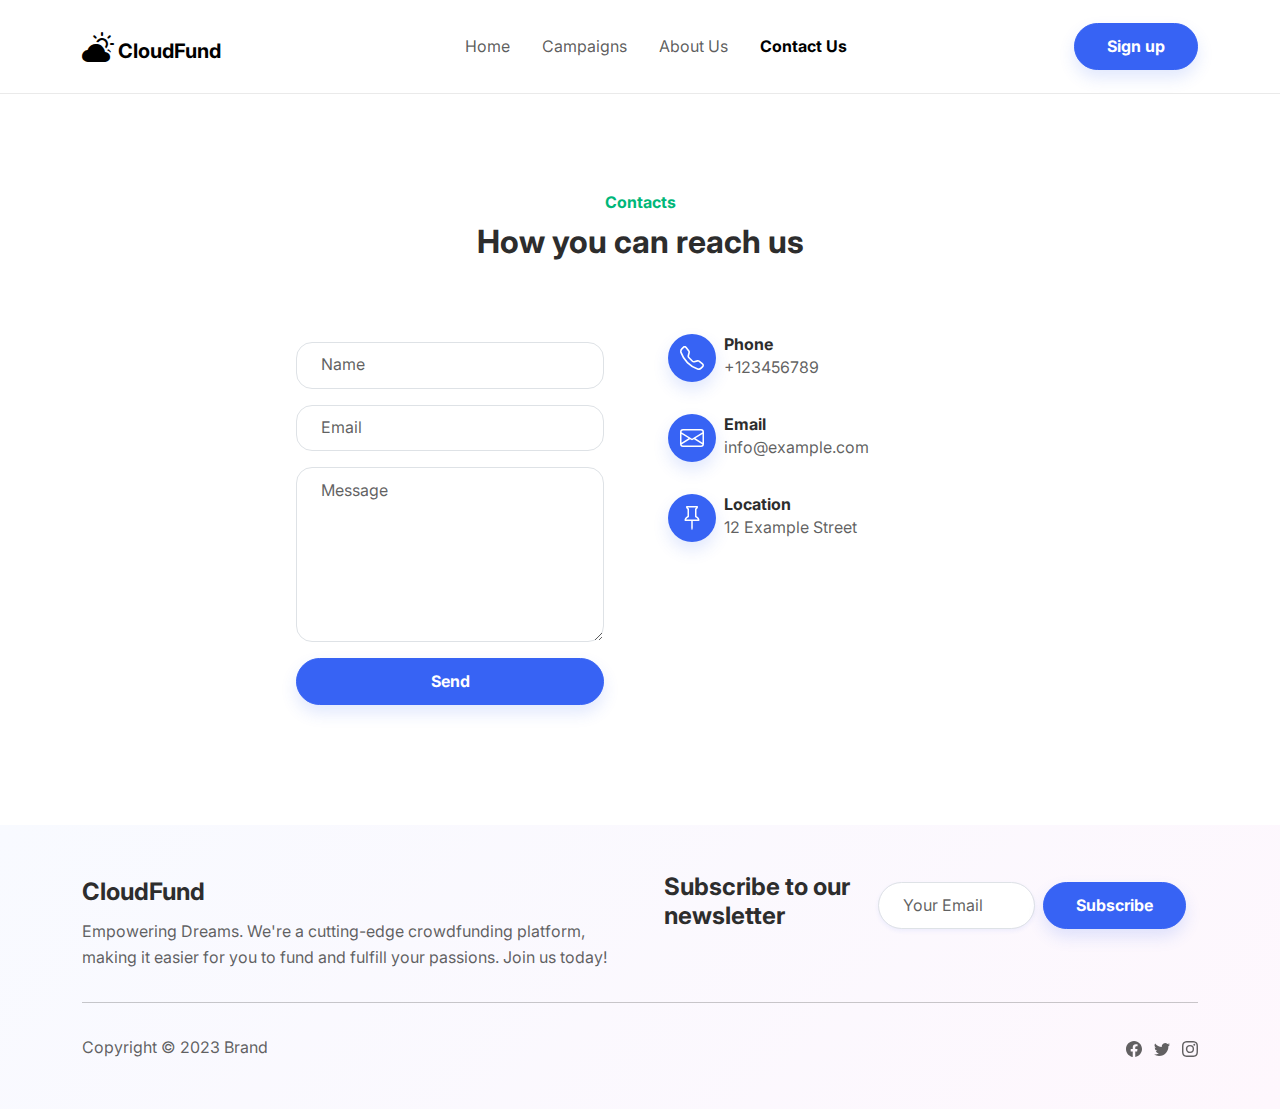
<file: contacts.html>
<!DOCTYPE html>
<html data-bs-theme="light" lang="en">

<head>
    <meta charset="utf-8">
    <meta name="viewport" content="width=device-width, initial-scale=1.0, shrink-to-fit=no">
    <title>Contacts - Brand</title>
    <link rel="stylesheet" href="assets/bootstrap/css/bootstrap.min.css">
    <link rel="stylesheet"
        href="https://fonts.googleapis.com/css?family=Inter:300italic,400italic,600italic,700italic,800italic,400,300,600,700,800&amp;display=swap">
    <link rel="stylesheet" href="https://cdn.jsdelivr.net/npm/bootstrap-icons@1.11.1/font/bootstrap-icons.css">
</head>

<body>
    <nav class="navbar navbar-expand-md sticky-top navbar-shrink py-3 navbar-light" id="mainNav">
        <div class="container"><a class="navbar-brand d-flex align-items-center" href="/">
                <span><i class="me-1 fs-2 bi bi-cloud-sun-fill"></i>CloudFund</span></a><button
                data-bs-toggle="collapse" class="navbar-toggler" data-bs-target="#navcol-1"><span
                    class="visually-hidden">Toggle navigation</span><span class="navbar-toggler-icon"></span></button>
            <div class="collapse navbar-collapse" id="navcol-1">
                <ul class="navbar-nav mx-auto">
                    <li class="nav-item"><a class="nav-link" href="index.html">Home</a></li>
                    <li class="nav-item"><a class="nav-link" href="projects.html">Campaigns</a></li>
                    <li class="nav-item"><a class="nav-link" href="team.html">About Us</a></li>
                    <li class="nav-item"><a class="nav-link active" href="contacts.html">Contact Us</a></li>
                </ul><a class="btn btn-primary shadow" role="button" href="signup.html">Sign up</a>
            </div>
        </div>
    </nav>
    <section class="py-5">
        <div class="container py-5">
            <div class="row mb-5">
                <div class="col-md-8 col-xl-6 text-center mx-auto">
                    <p class="fw-bold text-success mb-2">Contacts</p>
                    <h2 class="fw-bold">How you can reach us</h2>
                </div>
            </div>
            <div class="row d-flex justify-content-center">
                <div class="col-md-6 col-xl-4">
                    <div>
                        <form class="p-3 p-xl-4" method="post" data-bs-theme="light">
                            <div class="mb-3"><input class="form-control" type="text" id="name-1" name="name"
                                    placeholder="Name"></div>
                            <div class="mb-3"><input class="form-control" type="email" id="email-1" name="email"
                                    placeholder="Email"></div>
                            <div class="mb-3"><textarea class="form-control" id="message-1" name="message" rows="6"
                                    placeholder="Message"></textarea></div>
                            <div><button class="btn btn-primary shadow d-block w-100" type="submit">Send </button></div>
                        </form>
                    </div>
                </div>
                <div class="col-md-4 col-xl-4 d-flex justify-content-center justify-content-xl-start">
                    <div class="d-flex flex-wrap flex-md-column justify-content-md-start align-items-md-start h-100">
                        <div class="d-flex align-items-center p-3">
                            <div
                                class="bs-icon-md bs-icon-circle bs-icon-primary shadow d-flex flex-shrink-0 justify-content-center align-items-center d-inline-block bs-icon bs-icon-md">
                                <svg xmlns="http://www.w3.org/2000/svg" width="1em" height="1em" fill="currentColor"
                                    viewBox="0 0 16 16" class="bi bi-telephone">
                                    <path
                                        d="M3.654 1.328a.678.678 0 0 0-1.015-.063L1.605 2.3c-.483.484-.661 1.169-.45 1.77a17.568 17.568 0 0 0 4.168 6.608 17.569 17.569 0 0 0 6.608 4.168c.601.211 1.286.033 1.77-.45l1.034-1.034a.678.678 0 0 0-.063-1.015l-2.307-1.794a.678.678 0 0 0-.58-.122l-2.19.547a1.745 1.745 0 0 1-1.657-.459L5.482 8.062a1.745 1.745 0 0 1-.46-1.657l.548-2.19a.678.678 0 0 0-.122-.58L3.654 1.328zM1.884.511a1.745 1.745 0 0 1 2.612.163L6.29 2.98c.329.423.445.974.315 1.494l-.547 2.19a.678.678 0 0 0 .178.643l2.457 2.457a.678.678 0 0 0 .644.178l2.189-.547a1.745 1.745 0 0 1 1.494.315l2.306 1.794c.829.645.905 1.87.163 2.611l-1.034 1.034c-.74.74-1.846 1.065-2.877.702a18.634 18.634 0 0 1-7.01-4.42 18.634 18.634 0 0 1-4.42-7.009c-.362-1.03-.037-2.137.703-2.877L1.885.511z">
                                    </path>
                                </svg>
                            </div>
                            <div class="px-2">
                                <h6 class="fw-bold mb-0">Phone</h6>
                                <p class="text-muted mb-0">+123456789</p>
                            </div>
                        </div>
                        <div class="d-flex align-items-center p-3">
                            <div
                                class="bs-icon-md bs-icon-circle bs-icon-primary shadow d-flex flex-shrink-0 justify-content-center align-items-center d-inline-block bs-icon bs-icon-md">
                                <svg xmlns="http://www.w3.org/2000/svg" width="1em" height="1em" fill="currentColor"
                                    viewBox="0 0 16 16" class="bi bi-envelope">
                                    <path
                                        d="M0 4a2 2 0 0 1 2-2h12a2 2 0 0 1 2 2v8a2 2 0 0 1-2 2H2a2 2 0 0 1-2-2V4Zm2-1a1 1 0 0 0-1 1v.217l7 4.2 7-4.2V4a1 1 0 0 0-1-1H2Zm13 2.383-4.708 2.825L15 11.105V5.383Zm-.034 6.876-5.64-3.471L8 9.583l-1.326-.795-5.64 3.47A1 1 0 0 0 2 13h12a1 1 0 0 0 .966-.741ZM1 11.105l4.708-2.897L1 5.383v5.722Z">
                                    </path>
                                </svg>
                            </div>
                            <div class="px-2">
                                <h6 class="fw-bold mb-0">Email</h6>
                                <p class="text-muted mb-0">info@example.com</p>
                            </div>
                        </div>
                        <div class="d-flex align-items-center p-3">
                            <div
                                class="bs-icon-md bs-icon-circle bs-icon-primary shadow d-flex flex-shrink-0 justify-content-center align-items-center d-inline-block bs-icon bs-icon-md">
                                <svg xmlns="http://www.w3.org/2000/svg" width="1em" height="1em" fill="currentColor"
                                    viewBox="0 0 16 16" class="bi bi-pin">
                                    <path
                                        d="M4.146.146A.5.5 0 0 1 4.5 0h7a.5.5 0 0 1 .5.5c0 .68-.342 1.174-.646 1.479-.126.125-.25.224-.354.298v4.431l.078.048c.203.127.476.314.751.555C12.36 7.775 13 8.527 13 9.5a.5.5 0 0 1-.5.5h-4v4.5c0 .276-.224 1.5-.5 1.5s-.5-1.224-.5-1.5V10h-4a.5.5 0 0 1-.5-.5c0-.973.64-1.725 1.17-2.189A5.921 5.921 0 0 1 5 6.708V2.277a2.77 2.77 0 0 1-.354-.298C4.342 1.674 4 1.179 4 .5a.5.5 0 0 1 .146-.354zm1.58 1.408-.002-.001.002.001zm-.002-.001.002.001A.5.5 0 0 1 6 2v5a.5.5 0 0 1-.276.447h-.002l-.012.007-.054.03a4.922 4.922 0 0 0-.827.58c-.318.278-.585.596-.725.936h7.792c-.14-.34-.407-.658-.725-.936a4.915 4.915 0 0 0-.881-.61l-.012-.006h-.002A.5.5 0 0 1 10 7V2a.5.5 0 0 1 .295-.458 1.775 1.775 0 0 0 .351-.271c.08-.08.155-.17.214-.271H5.14c.06.1.133.191.214.271a1.78 1.78 0 0 0 .37.282z">
                                    </path>
                                </svg>
                            </div>
                            <div class="px-2">
                                <h6 class="fw-bold mb-0">Location</h6>
                                <p class="text-muted mb-0">12 Example Street</p>
                            </div>
                        </div>
                    </div>
                </div>
            </div>
        </div>
    </section>
    <footer class="bg-primary-gradient">
        <div class="container py-4 py-lg-5">
            <div class="row justify-content-center">
                <div
                    class="col-md-6 text-center text-lg-start d-flex flex-column align-items-center order-first align-items-lg-start order-lg-last">
                    <div class="fw-bold fs-4 d-flex align-items-center mb-2">
                        <span>CloudFund</span>
                    </div>
                    <p class="text-muted">Empowering Dreams. We're a cutting-edge crowdfunding platform, making it
                        easier for you to fund and fulfill your passions. Join us today!</p>
                </div>
                <div
                    class="col-md-6 text-center text-lg-start d-flex flex-column align-items-center order-first align-items-lg-start order-lg-last">
                    <div class="container">
                        <div class="d-flex flex-column align-items-center flex-lg-row">
                            <div class="text-center text-lg-start">
                                <h2 class="fw-bold fs-4 mb-2">Subscribe to our newsletter</h2>

                            </div>
                            <form class="d-flex justify-content-center flex-wrap flex-lg-nowrap" method="post"
                                data-bs-theme="light">
                                <div class="my-2"><input class="border rounded-pill shadow-sm form-control" type="email"
                                        name="email" placeholder="Your Email"></div>
                                <div class="my-2"><button class="btn btn-primary shadow ms-2" type="submit">Subscribe
                                    </button>
                                </div>
                            </form>
                        </div>
                    </div>
                </div>
            </div>
            <hr>
            <div class="text-muted d-flex justify-content-between align-items-center pt-3">
                <p class="mb-0">Copyright © 2023 Brand</p>
                <ul class="list-inline mb-0">
                    <li class="list-inline-item"><svg xmlns="http://www.w3.org/2000/svg" width="1em" height="1em"
                            fill="currentColor" viewBox="0 0 16 16" class="bi bi-facebook">
                            <path
                                d="M16 8.049c0-4.446-3.582-8.05-8-8.05C3.58 0-.002 3.603-.002 8.05c0 4.017 2.926 7.347 6.75 7.951v-5.625h-2.03V8.05H6.75V6.275c0-2.017 1.195-3.131 3.022-3.131.876 0 1.791.157 1.791.157v1.98h-1.009c-.993 0-1.303.621-1.303 1.258v1.51h2.218l-.354 2.326H9.25V16c3.824-.604 6.75-3.934 6.75-7.951z">
                            </path>
                        </svg></li>
                    <li class="list-inline-item"><svg xmlns="http://www.w3.org/2000/svg" width="1em" height="1em"
                            fill="currentColor" viewBox="0 0 16 16" class="bi bi-twitter">
                            <path
                                d="M5.026 15c6.038 0 9.341-5.003 9.341-9.334 0-.14 0-.282-.006-.422A6.685 6.685 0 0 0 16 3.542a6.658 6.658 0 0 1-1.889.518 3.301 3.301 0 0 0 1.447-1.817 6.533 6.533 0 0 1-2.087.793A3.286 3.286 0 0 0 7.875 6.03a9.325 9.325 0 0 1-6.767-3.429 3.289 3.289 0 0 0 1.018 4.382A3.323 3.323 0 0 1 .64 6.575v.045a3.288 3.288 0 0 0 2.632 3.218 3.203 3.203 0 0 1-.865.115 3.23 3.23 0 0 1-.614-.057 3.283 3.283 0 0 0 3.067 2.277A6.588 6.588 0 0 1 .78 13.58a6.32 6.32 0 0 1-.78-.045A9.344 9.344 0 0 0 5.026 15z">
                            </path>
                        </svg></li>
                    <li class="list-inline-item"><svg xmlns="http://www.w3.org/2000/svg" width="1em" height="1em"
                            fill="currentColor" viewBox="0 0 16 16" class="bi bi-instagram">
                            <path
                                d="M8 0C5.829 0 5.556.01 4.703.048 3.85.088 3.269.222 2.76.42a3.917 3.917 0 0 0-1.417.923A3.927 3.927 0 0 0 .42 2.76C.222 3.268.087 3.85.048 4.7.01 5.555 0 5.827 0 8.001c0 2.172.01 2.444.048 3.297.04.852.174 1.433.372 1.942.205.526.478.972.923 1.417.444.445.89.719 1.416.923.51.198 1.09.333 1.942.372C5.555 15.99 5.827 16 8 16s2.444-.01 3.298-.048c.851-.04 1.434-.174 1.943-.372a3.916 3.916 0 0 0 1.416-.923c.445-.445.718-.891.923-1.417.197-.509.332-1.09.372-1.942C15.99 10.445 16 10.173 16 8s-.01-2.445-.048-3.299c-.04-.851-.175-1.433-.372-1.941a3.926 3.926 0 0 0-.923-1.417A3.911 3.911 0 0 0 13.24.42c-.51-.198-1.092-.333-1.943-.372C10.443.01 10.172 0 7.998 0h.003zm-.717 1.442h.718c2.136 0 2.389.007 3.232.046.78.035 1.204.166 1.486.275.373.145.64.319.92.599.28.28.453.546.598.92.11.281.24.705.275 1.485.039.843.047 1.096.047 3.231s-.008 2.389-.047 3.232c-.035.78-.166 1.203-.275 1.485a2.47 2.47 0 0 1-.599.919c-.28.28-.546.453-.92.598-.28.11-.704.24-1.485.276-.843.038-1.096.047-3.232.047s-2.39-.009-3.233-.047c-.78-.036-1.203-.166-1.485-.276a2.478 2.478 0 0 1-.92-.598 2.48 2.48 0 0 1-.6-.92c-.109-.281-.24-.705-.275-1.485-.038-.843-.046-1.096-.046-3.233 0-2.136.008-2.388.046-3.231.036-.78.166-1.204.276-1.486.145-.373.319-.64.599-.92.28-.28.546-.453.92-.598.282-.11.705-.24 1.485-.276.738-.034 1.024-.044 2.515-.045v.002zm4.988 1.328a.96.96 0 1 0 0 1.92.96.96 0 0 0 0-1.92zm-4.27 1.122a4.109 4.109 0 1 0 0 8.217 4.109 4.109 0 0 0 0-8.217zm0 1.441a2.667 2.667 0 1 1 0 5.334 2.667 2.667 0 0 1 0-5.334z">
                            </path>
                        </svg></li>
                </ul>
            </div>
        </div>
    </footer>
    <script src="assets/bootstrap/js/bootstrap.min.js"></script>
    <script src="assets/js/bs-init.js"></script>
    <script src="assets/js/bold-and-bright.js"></script>
</body>

</html>
</file>
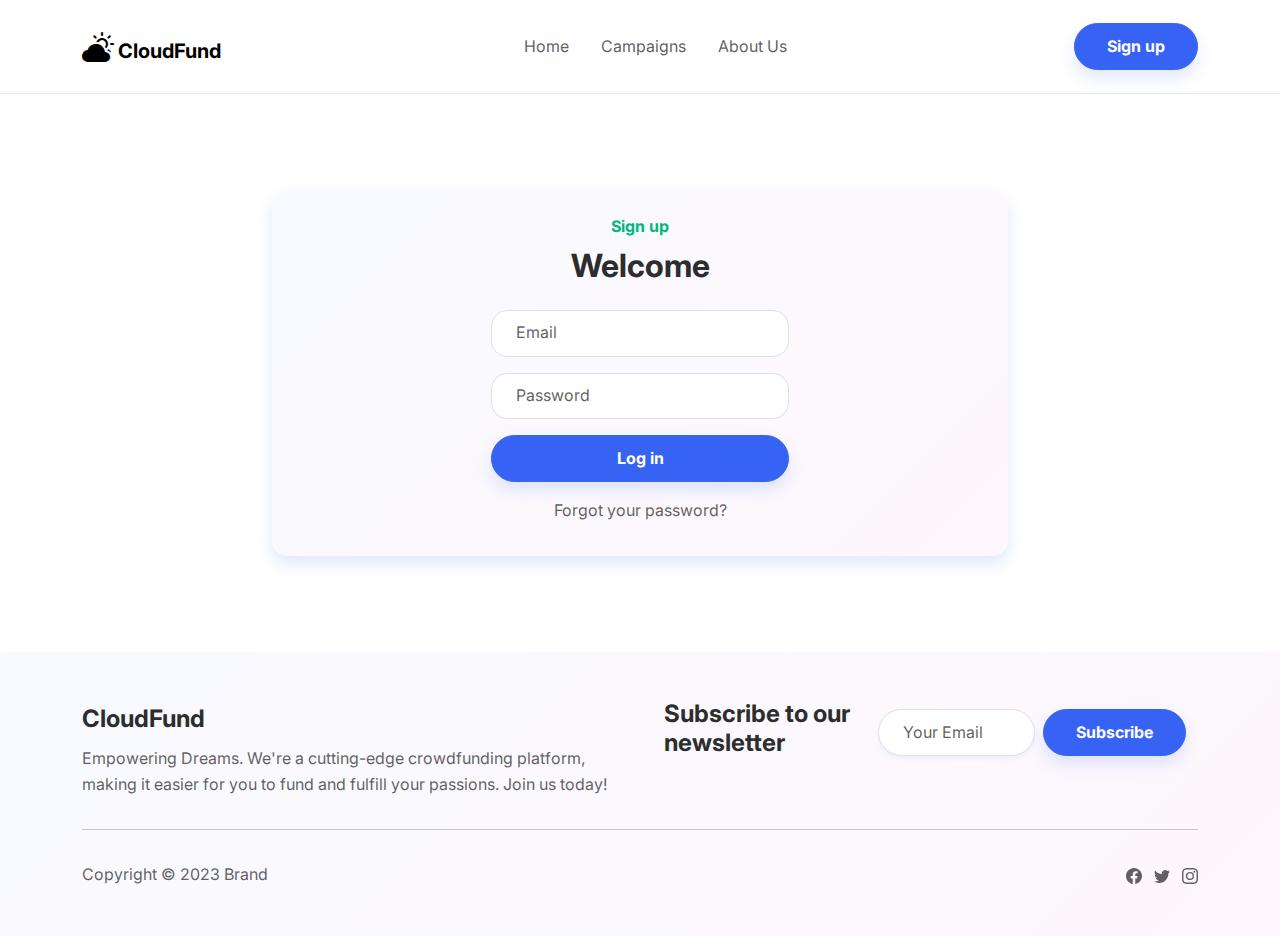
<file: login.html>
<!DOCTYPE html>
<html data-bs-theme="light" lang="en">

<head>
    <meta charset="utf-8">
    <meta name="viewport" content="width=device-width, initial-scale=1.0, shrink-to-fit=no">
    <title>CloudFund | Login</title>
    <link rel="stylesheet" href="assets/bootstrap/css/bootstrap.min.css">
    <link rel="stylesheet"
        href="https://fonts.googleapis.com/css?family=Inter:300italic,400italic,600italic,700italic,800italic,400,300,600,700,800&amp;display=swap">
    <link rel="stylesheet" href="https://cdn.jsdelivr.net/npm/bootstrap-icons@1.11.1/font/bootstrap-icons.css">
</head>

<body>
    <nav class="navbar navbar-expand-md sticky-top navbar-shrink py-3 navbar-light" id="mainNav">
        <div class="container"><a class="navbar-brand d-flex align-items-center" href="/">
                <span><i class="me-1 fs-2 bi bi-cloud-sun-fill"></i>CloudFund</span></a><button
                data-bs-toggle="collapse" class="navbar-toggler" data-bs-target="#navcol-1"><span
                    class="visually-hidden">Toggle navigation</span><span class="navbar-toggler-icon"></span></button>
            <div class="collapse navbar-collapse" id="navcol-1">
                <ul class="navbar-nav mx-auto">
                    <li class="nav-item"><a class="nav-link" href="index.html">Home</a></li>
                    <li class="nav-item"><a class="nav-link" href="projects.html">Campaigns</a></li>
                    <li class="nav-item"><a class="nav-link" href="team.html">About Us</a></li>

                </ul><a class="btn btn-primary shadow" role="button" href="signup.html">Sign up</a>
            </div>
        </div>
    </nav>
    <section class="py-5">
        <div class="container py-5">

            <div class="row d-flex justify-content-center">
                <div class="col-md-8 col-xl-8">
                    <div class="card rounded-3 bg-primary-gradient shadow pt-4">
                        <p class="fw-bold text-center text-success mb-2">Sign up</p>
                        <h2 class="fw-bold text-center">Welcome</h2>
                        <div class="card-body text-center d-flex flex-column align-items-center">
                            <form method="post" data-bs-theme="light">
                                <div class="mb-3"><input class="form-control" type="email" name="email"
                                        placeholder="Email"></div>
                                <div class="mb-3"><input class="form-control" type="password" name="password"
                                        placeholder="Password"></div>
                                <div class="mb-3"><button class="btn btn-primary shadow d-block w-100" type="submit">Log
                                        in</button></div>
                            </form>
                            <p class="text-muted">Forgot your password?</p>
                        </div>
                    </div>
                </div>
            </div>
        </div>
    </section>
    <footer class="bg-primary-gradient">
        <div class="container py-4 py-lg-5">
            <div class="row justify-content-center">
                <div
                    class="col-md-6 text-center text-lg-start d-flex flex-column align-items-center order-first align-items-lg-start order-lg-last">
                    <div class="fw-bold fs-4 d-flex align-items-center mb-2">
                        <span>CloudFund</span>
                    </div>
                    <p class="text-muted">Empowering Dreams. We're a cutting-edge crowdfunding platform, making it
                        easier for you to fund and fulfill your passions. Join us today!</p>
                </div>
                <div
                    class="col-md-6 text-center text-lg-start d-flex flex-column align-items-center order-first align-items-lg-start order-lg-last">
                    <div class="container">
                        <div class="d-flex flex-column align-items-center flex-lg-row">
                            <div class="text-center text-lg-start">
                                <h2 class="fw-bold fs-4 mb-2">Subscribe to our newsletter</h2>

                            </div>
                            <form class="d-flex justify-content-center flex-wrap flex-lg-nowrap" method="post"
                                data-bs-theme="light">
                                <div class="my-2"><input class="border rounded-pill shadow-sm form-control" type="email"
                                        name="email" placeholder="Your Email"></div>
                                <div class="my-2"><button class="btn btn-primary shadow ms-2" type="submit">Subscribe
                                    </button>
                                </div>
                            </form>
                        </div>
                    </div>
                </div>
            </div>
            <hr>
            <div class="text-muted d-flex justify-content-between align-items-center pt-3">
                <p class="mb-0">Copyright © 2023 Brand</p>
                <ul class="list-inline mb-0">
                    <li class="list-inline-item"><svg xmlns="http://www.w3.org/2000/svg" width="1em" height="1em"
                            fill="currentColor" viewBox="0 0 16 16" class="bi bi-facebook">
                            <path
                                d="M16 8.049c0-4.446-3.582-8.05-8-8.05C3.58 0-.002 3.603-.002 8.05c0 4.017 2.926 7.347 6.75 7.951v-5.625h-2.03V8.05H6.75V6.275c0-2.017 1.195-3.131 3.022-3.131.876 0 1.791.157 1.791.157v1.98h-1.009c-.993 0-1.303.621-1.303 1.258v1.51h2.218l-.354 2.326H9.25V16c3.824-.604 6.75-3.934 6.75-7.951z">
                            </path>
                        </svg></li>
                    <li class="list-inline-item"><svg xmlns="http://www.w3.org/2000/svg" width="1em" height="1em"
                            fill="currentColor" viewBox="0 0 16 16" class="bi bi-twitter">
                            <path
                                d="M5.026 15c6.038 0 9.341-5.003 9.341-9.334 0-.14 0-.282-.006-.422A6.685 6.685 0 0 0 16 3.542a6.658 6.658 0 0 1-1.889.518 3.301 3.301 0 0 0 1.447-1.817 6.533 6.533 0 0 1-2.087.793A3.286 3.286 0 0 0 7.875 6.03a9.325 9.325 0 0 1-6.767-3.429 3.289 3.289 0 0 0 1.018 4.382A3.323 3.323 0 0 1 .64 6.575v.045a3.288 3.288 0 0 0 2.632 3.218 3.203 3.203 0 0 1-.865.115 3.23 3.23 0 0 1-.614-.057 3.283 3.283 0 0 0 3.067 2.277A6.588 6.588 0 0 1 .78 13.58a6.32 6.32 0 0 1-.78-.045A9.344 9.344 0 0 0 5.026 15z">
                            </path>
                        </svg></li>
                    <li class="list-inline-item"><svg xmlns="http://www.w3.org/2000/svg" width="1em" height="1em"
                            fill="currentColor" viewBox="0 0 16 16" class="bi bi-instagram">
                            <path
                                d="M8 0C5.829 0 5.556.01 4.703.048 3.85.088 3.269.222 2.76.42a3.917 3.917 0 0 0-1.417.923A3.927 3.927 0 0 0 .42 2.76C.222 3.268.087 3.85.048 4.7.01 5.555 0 5.827 0 8.001c0 2.172.01 2.444.048 3.297.04.852.174 1.433.372 1.942.205.526.478.972.923 1.417.444.445.89.719 1.416.923.51.198 1.09.333 1.942.372C5.555 15.99 5.827 16 8 16s2.444-.01 3.298-.048c.851-.04 1.434-.174 1.943-.372a3.916 3.916 0 0 0 1.416-.923c.445-.445.718-.891.923-1.417.197-.509.332-1.09.372-1.942C15.99 10.445 16 10.173 16 8s-.01-2.445-.048-3.299c-.04-.851-.175-1.433-.372-1.941a3.926 3.926 0 0 0-.923-1.417A3.911 3.911 0 0 0 13.24.42c-.51-.198-1.092-.333-1.943-.372C10.443.01 10.172 0 7.998 0h.003zm-.717 1.442h.718c2.136 0 2.389.007 3.232.046.78.035 1.204.166 1.486.275.373.145.64.319.92.599.28.28.453.546.598.92.11.281.24.705.275 1.485.039.843.047 1.096.047 3.231s-.008 2.389-.047 3.232c-.035.78-.166 1.203-.275 1.485a2.47 2.47 0 0 1-.599.919c-.28.28-.546.453-.92.598-.28.11-.704.24-1.485.276-.843.038-1.096.047-3.232.047s-2.39-.009-3.233-.047c-.78-.036-1.203-.166-1.485-.276a2.478 2.478 0 0 1-.92-.598 2.48 2.48 0 0 1-.6-.92c-.109-.281-.24-.705-.275-1.485-.038-.843-.046-1.096-.046-3.233 0-2.136.008-2.388.046-3.231.036-.78.166-1.204.276-1.486.145-.373.319-.64.599-.92.28-.28.546-.453.92-.598.282-.11.705-.24 1.485-.276.738-.034 1.024-.044 2.515-.045v.002zm4.988 1.328a.96.96 0 1 0 0 1.92.96.96 0 0 0 0-1.92zm-4.27 1.122a4.109 4.109 0 1 0 0 8.217 4.109 4.109 0 0 0 0-8.217zm0 1.441a2.667 2.667 0 1 1 0 5.334 2.667 2.667 0 0 1 0-5.334z">
                            </path>
                        </svg></li>
                </ul>
            </div>
        </div>
    </footer>
    <script src="assets/bootstrap/js/bootstrap.min.js"></script>
    <script src="assets/js/bs-init.js"></script>
    <script src="assets/js/bold-and-bright.js"></script>
</body>

</html>
</file>
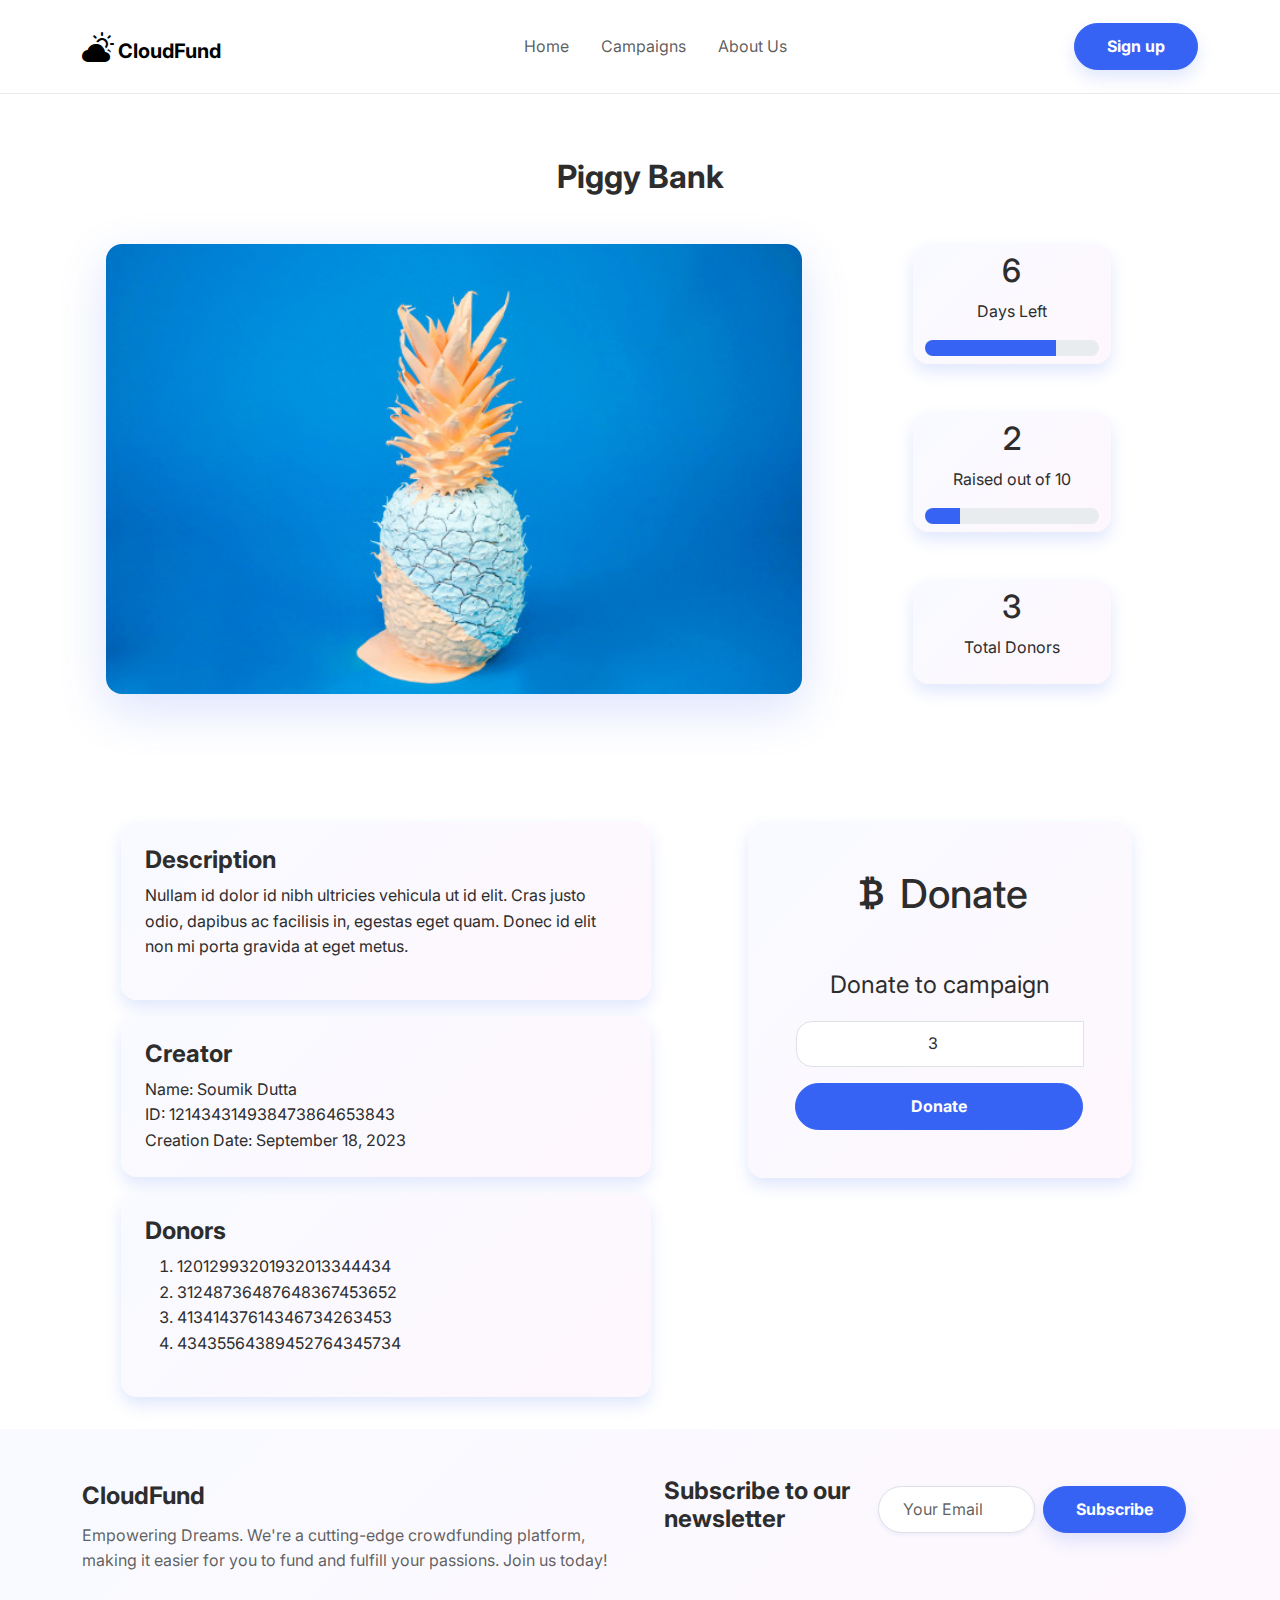
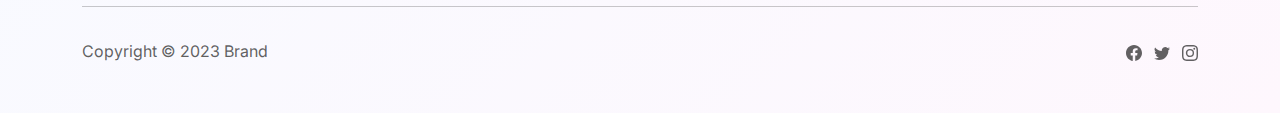
<file: product.html>
<!DOCTYPE html>
<html data-bs-theme="light" lang="en">

<head>
    <meta charset="utf-8">
    <meta name="viewport" content="width=device-width, initial-scale=1.0, shrink-to-fit=no">
    <title>CloudFund</title>
    <link rel="stylesheet" href="assets/bootstrap/css/bootstrap.min.css">
    <link rel="stylesheet" href="https://cdn.reflowhq.com/v2/toolkit.min.css">
    <link rel="stylesheet"
        href="https://fonts.googleapis.com/css?family=Inter:300italic,400italic,600italic,700italic,800italic,400,300,600,700,800&amp;display=swap">
    <link rel="stylesheet" href="https://cdn.jsdelivr.net/npm/bootstrap-icons@1.11.1/font/bootstrap-icons.css">
    <style>
        .input-group > :not(:first-child):not(.dropdown-menu):not(.valid-tooltip):not(.valid-feedback):not(.invalid-tooltip):not(.invalid-feedback) {
            margin-left: calc(var(--bs-border-width) * -1);
            border-top-left-radius: 2rem;
            border-bottom-left-radius: 2rem;
        }
    </style>
</head>

<body>
    <nav class="navbar navbar-expand-md sticky-top navbar-shrink py-3 navbar-light" id="mainNav">
        <div class="container"><a class="navbar-brand d-flex align-items-center" href="/">
                <span><i class="me-1 fs-2 bi bi-cloud-sun-fill"></i>CloudFund</span></a><button
                data-bs-toggle="collapse" class="navbar-toggler" data-bs-target="#navcol-1"><span
                    class="visually-hidden">Toggle navigation</span><span class="navbar-toggler-icon"></span></button>
            <div class="collapse navbar-collapse" id="navcol-1">
                <ul class="navbar-nav mx-auto">
                    <li class="nav-item"><a class="nav-link" href="index.html">Home</a></li>
                    <li class="nav-item"><a class="nav-link" href="projects.html">Campaigns</a></li>
                    <li class="nav-item"><a class="nav-link" href="team.html">About Us</a></li>
                    
                </ul><a class="btn btn-primary shadow" role="button" href="signup.html">Sign up</a>
            </div>
        </div>
    </nav>
    <section class="py-5">
        <div class="container py-3 px-4">
            <h2 class="text-center mb-5 fw-bold">Piggy Bank</h2>
            <div class="row d-flex justify-content-evenly">
                <div class="col-lg-8 col-md-8">
                    <div class="container mb-5">
                        <img class="rounded-3 img-fluid shadow-lg w-100" src="assets/img/products/1.jpg"
                            style="max-height: 450px;">
                    </div>

                </div>
                <div class="col-md-4">
                    <div class="row px-3 d-flex justify-content-center">
                        <div class="col-7 border-1 rounded-4 shadow bg-primary-gradient mb-5 align-items-center py-2"
                            style="min-height: 100px;">
                            <h2 class="text-center fs-2">6</h2>
                            <p class="text-center fs-6">Days Left</p>
                            <div class="progress" role="progressbar" aria-label="Basic example" aria-valuenow="75"
                                aria-valuemin="0" aria-valuemax="100">
                                <div class="progress-bar" style="width: 75%"></div>
                            </div>
                        </div>
                        <div class="col-7 border-1 rounded-4 shadow bg-primary-gradient mb-5 align-items-center py-2"
                            style="min-height: 100px;">
                            <h2 class="text-center fs-2">2</h2>
                            <p class="text-center fs-6">Raised out of 10</p>
                            <div class="progress" role="progressbar" aria-label="Basic example" aria-valuenow="75"
                                aria-valuemin="0" aria-valuemax="100">
                                <div class="progress-bar" style="width: 20%"></div>
                            </div>
                        </div>
                        <div class="col-7 border-1 rounded-4 shadow bg-primary-gradient mb-5 align-items-center py-2"
                            style="min-height: 100px;">
                            <h2 class="text-center fs-2">3</h2>
                            <p class="text-center fs-6">Total Donors</p>
                        </div>
                    </div>
                </div>
            </div>
        </div>
    </section>

    <section class="py-3">
        <div class="container">
            <div class="row px-3 d-flex justify-content-around">
                <div class="col-md-6">
                    <div class="mb-3 bg-primary-gradient shadow rounded-3 p-4">
                        <h3 class="fw-bold fs-4">Description</h3>
                        <p>Nullam id dolor id nibh ultricies vehicula ut id elit. Cras justo odio, dapibus ac facilisis
                            in, egestas eget quam. Donec id elit non mi porta gravida at eget metus.</p>
                    </div>
                    <div class="mb-3 bg-primary-gradient shadow rounded-3 p-4">
                        <h3 class="fw-bold fs-4">Creator</h3>
                        <span>Name: Soumik Dutta</span> <br>
                        <span>ID: 121434314938473864653843</span><br>
                        <span>Creation Date: September 18, 2023</span>
                    </div>
                    <div class="mb-3 bg-primary-gradient shadow rounded-3 p-4">
                        <h3 class="fw-bold fs-4">Donors</h3>
                        <ol>
                            <li>12012993201932013344434</li>
                            <li>31248736487648367453652</li>
                            <li>41341437614346734263453</li>
                            <li>43435564389452764345734</li>
                        </ol>
                    </div>
                </div>
                <div class="col-md-5">
                    <div class="row d-flex justify-content-center ">
                        <div class="col-md-10 shadow rounded-3 p-5 bg-primary-gradient mb-4">
                            <h2 class="text-center fs-1 mb-5"><i class="me-2 fs-1 bi bi-currency-bitcoin"></i>Donate
                            </h2>
                            <p class="fs-4 text-center">Donate to campaign </p>
                            <div class="input-group">
                                <input type="number" class="form-control text-center mb-3" value="3">
                                <button class="btn d-block btn-primary w-100">Donate</button>
                            </div>
                        </div>
                    </div>

                </div>
            </div>
        </div>

    </section>

    <footer class="bg-primary-gradient">
        <div class="container py-4 py-lg-5">
            <div class="row justify-content-center">
                <div
                    class="col-md-6 text-center text-lg-start d-flex flex-column align-items-center order-first align-items-lg-start order-lg-last">
                    <div class="fw-bold fs-4 d-flex align-items-center mb-2">
                        <span>CloudFund</span>
                    </div>
                    <p class="text-muted">Empowering Dreams. We're a cutting-edge crowdfunding platform, making it
                        easier for you to fund and fulfill your passions. Join us today!</p>
                </div>
                <div
                    class="col-md-6 text-center text-lg-start d-flex flex-column align-items-center order-first align-items-lg-start order-lg-last">
                    <div class="container">
                        <div class="d-flex flex-column align-items-center flex-lg-row">
                            <div class="text-center text-lg-start">
                                <h2 class="fw-bold fs-4 mb-2">Subscribe to our newsletter</h2>

                            </div>
                            <form class="d-flex justify-content-center flex-wrap flex-lg-nowrap" method="post"
                                data-bs-theme="light">
                                <div class="my-2"><input class="border rounded-pill shadow-sm form-control" type="email"
                                        name="email" placeholder="Your Email"></div>
                                <div class="my-2"><button class="btn btn-primary shadow ms-2" type="submit">Subscribe
                                    </button>
                                </div>
                            </form>
                        </div>
                    </div>
                </div>
            </div>
            <hr>
            <div class="text-muted d-flex justify-content-between align-items-center pt-3">
                <p class="mb-0">Copyright © 2023 Brand</p>
                <ul class="list-inline mb-0">
                    <li class="list-inline-item"><svg xmlns="http://www.w3.org/2000/svg" width="1em" height="1em"
                            fill="currentColor" viewBox="0 0 16 16" class="bi bi-facebook">
                            <path
                                d="M16 8.049c0-4.446-3.582-8.05-8-8.05C3.58 0-.002 3.603-.002 8.05c0 4.017 2.926 7.347 6.75 7.951v-5.625h-2.03V8.05H6.75V6.275c0-2.017 1.195-3.131 3.022-3.131.876 0 1.791.157 1.791.157v1.98h-1.009c-.993 0-1.303.621-1.303 1.258v1.51h2.218l-.354 2.326H9.25V16c3.824-.604 6.75-3.934 6.75-7.951z">
                            </path>
                        </svg></li>
                    <li class="list-inline-item"><svg xmlns="http://www.w3.org/2000/svg" width="1em" height="1em"
                            fill="currentColor" viewBox="0 0 16 16" class="bi bi-twitter">
                            <path
                                d="M5.026 15c6.038 0 9.341-5.003 9.341-9.334 0-.14 0-.282-.006-.422A6.685 6.685 0 0 0 16 3.542a6.658 6.658 0 0 1-1.889.518 3.301 3.301 0 0 0 1.447-1.817 6.533 6.533 0 0 1-2.087.793A3.286 3.286 0 0 0 7.875 6.03a9.325 9.325 0 0 1-6.767-3.429 3.289 3.289 0 0 0 1.018 4.382A3.323 3.323 0 0 1 .64 6.575v.045a3.288 3.288 0 0 0 2.632 3.218 3.203 3.203 0 0 1-.865.115 3.23 3.23 0 0 1-.614-.057 3.283 3.283 0 0 0 3.067 2.277A6.588 6.588 0 0 1 .78 13.58a6.32 6.32 0 0 1-.78-.045A9.344 9.344 0 0 0 5.026 15z">
                            </path>
                        </svg></li>
                    <li class="list-inline-item"><svg xmlns="http://www.w3.org/2000/svg" width="1em" height="1em"
                            fill="currentColor" viewBox="0 0 16 16" class="bi bi-instagram">
                            <path
                                d="M8 0C5.829 0 5.556.01 4.703.048 3.85.088 3.269.222 2.76.42a3.917 3.917 0 0 0-1.417.923A3.927 3.927 0 0 0 .42 2.76C.222 3.268.087 3.85.048 4.7.01 5.555 0 5.827 0 8.001c0 2.172.01 2.444.048 3.297.04.852.174 1.433.372 1.942.205.526.478.972.923 1.417.444.445.89.719 1.416.923.51.198 1.09.333 1.942.372C5.555 15.99 5.827 16 8 16s2.444-.01 3.298-.048c.851-.04 1.434-.174 1.943-.372a3.916 3.916 0 0 0 1.416-.923c.445-.445.718-.891.923-1.417.197-.509.332-1.09.372-1.942C15.99 10.445 16 10.173 16 8s-.01-2.445-.048-3.299c-.04-.851-.175-1.433-.372-1.941a3.926 3.926 0 0 0-.923-1.417A3.911 3.911 0 0 0 13.24.42c-.51-.198-1.092-.333-1.943-.372C10.443.01 10.172 0 7.998 0h.003zm-.717 1.442h.718c2.136 0 2.389.007 3.232.046.78.035 1.204.166 1.486.275.373.145.64.319.92.599.28.28.453.546.598.92.11.281.24.705.275 1.485.039.843.047 1.096.047 3.231s-.008 2.389-.047 3.232c-.035.78-.166 1.203-.275 1.485a2.47 2.47 0 0 1-.599.919c-.28.28-.546.453-.92.598-.28.11-.704.24-1.485.276-.843.038-1.096.047-3.232.047s-2.39-.009-3.233-.047c-.78-.036-1.203-.166-1.485-.276a2.478 2.478 0 0 1-.92-.598 2.48 2.48 0 0 1-.6-.92c-.109-.281-.24-.705-.275-1.485-.038-.843-.046-1.096-.046-3.233 0-2.136.008-2.388.046-3.231.036-.78.166-1.204.276-1.486.145-.373.319-.64.599-.92.28-.28.546-.453.92-.598.282-.11.705-.24 1.485-.276.738-.034 1.024-.044 2.515-.045v.002zm4.988 1.328a.96.96 0 1 0 0 1.92.96.96 0 0 0 0-1.92zm-4.27 1.122a4.109 4.109 0 1 0 0 8.217 4.109 4.109 0 0 0 0-8.217zm0 1.441a2.667 2.667 0 1 1 0 5.334 2.667 2.667 0 0 1 0-5.334z">
                            </path>
                        </svg></li>
                </ul>
            </div>
        </div>
    </footer>
    <script src="assets/bootstrap/js/bootstrap.min.js"></script>
    <script src="https://cdn.reflowhq.com/v2/toolkit.min.js"></script>
    <script src="assets/js/bs-init.js"></script>
    <script src="assets/js/bold-and-bright.js"></script>
</body>

</html>
</file>
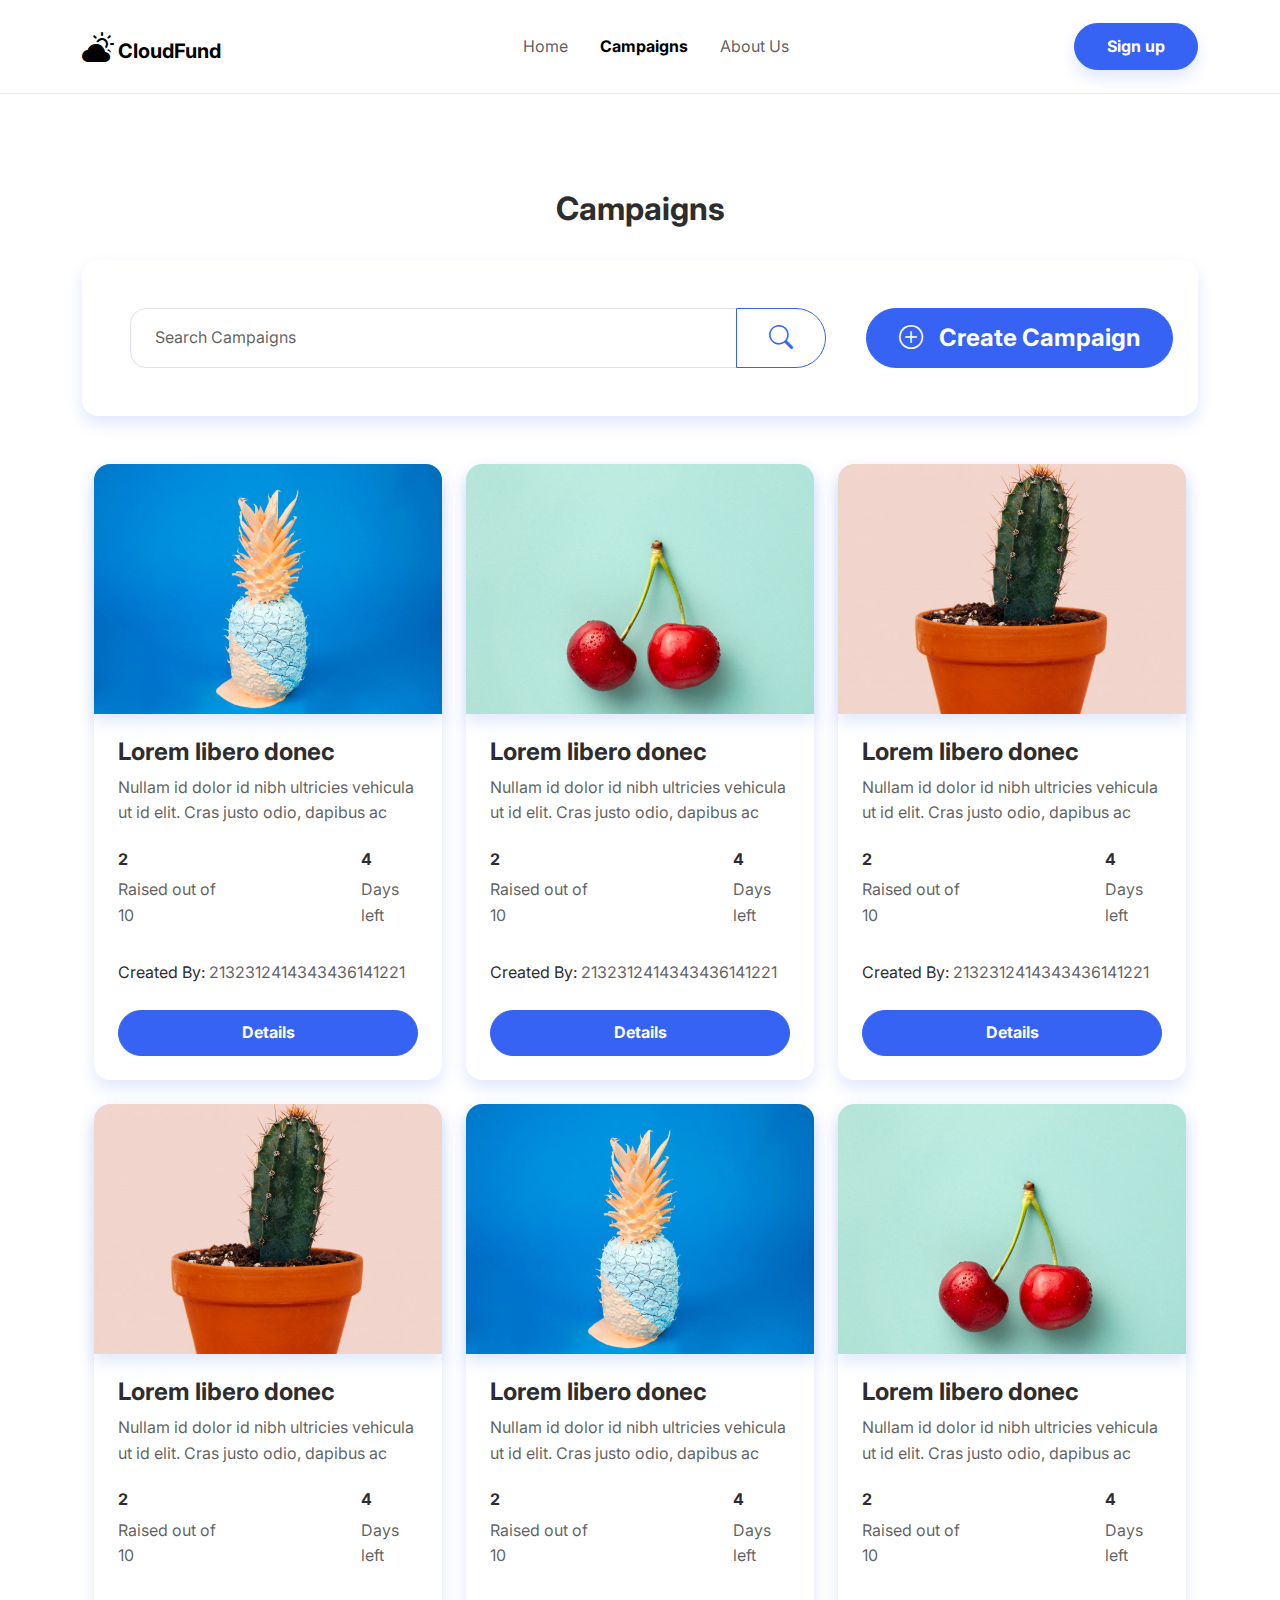
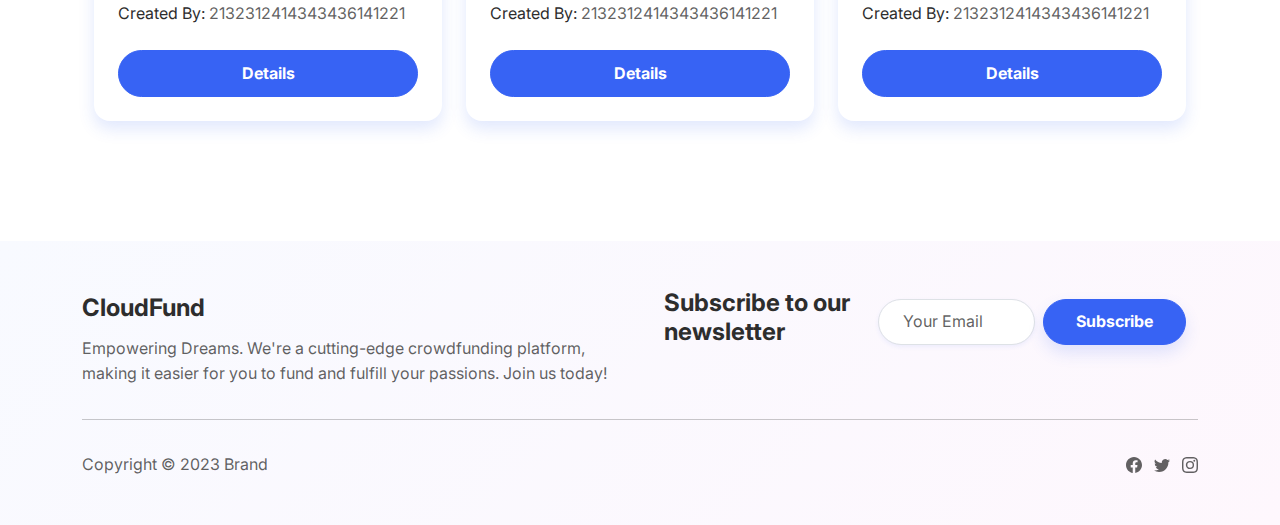
<file: projects.html>
<!DOCTYPE html>
<html data-bs-theme="light" lang="en">

<head>
    <meta charset="utf-8">
    <meta name="viewport" content="width=device-width, initial-scale=1.0, shrink-to-fit=no">
    <title>CloudFund | Campaigns</title>
    <link rel="stylesheet" href="assets/bootstrap/css/bootstrap.min.css">
    <link rel="stylesheet"
        href="https://fonts.googleapis.com/css?family=Inter:300italic,400italic,600italic,700italic,800italic,400,300,600,700,800&amp;display=swap">
    <link rel="stylesheet" href="https://cdn.jsdelivr.net/npm/bootstrap-icons@1.11.1/font/bootstrap-icons.css">
</head>

<body>
    <nav class="navbar navbar-expand-md sticky-top navbar-shrink py-3 navbar-light" id="mainNav">
        <div class="container"><a class="navbar-brand d-flex align-items-center" href="/">
                <span><i class="me-1 fs-2 bi bi-cloud-sun-fill"></i>CloudFund</span></a><button
                data-bs-toggle="collapse" class="navbar-toggler" data-bs-target="#navcol-1"><span
                    class="visually-hidden">Toggle navigation</span><span class="navbar-toggler-icon"></span></button>
            <div class="collapse navbar-collapse" id="navcol-1">
                <ul class="navbar-nav mx-auto">
                    <li class="nav-item"><a class="nav-link" href="index.html">Home</a></li>
                    <li class="nav-item"><a class="nav-link active" href="projects.html">Campaigns</a></li>
                    <li class="nav-item"><a class="nav-link" href="team.html">About Us</a></li>

                </ul><a class="btn btn-primary shadow" role="button" href="signup.html">Sign up</a>
            </div>
        </div>
    </nav>

    <section class="py-5">
        <div class="container py-5">
            <div class="row mb-4">
                <div class="col-md-8 col-xl-6 text-center mx-auto">
                    <h2 class="fw-bold">Campaigns</h2>
                </div>
            </div>
            <div class="container py-5 bg-white shadow rounded-3 border-2 mb-5">
                <div class="row">
                    <div class="col-md-8 px-4">
                        <div class="input-group  ms-4">
                            <input type="text" class="form-control shadow-none" placeholder="Search Campaigns"
                                aria-label="search campaigns" aria-describedby="button-addon2">
                            <button class="btn btn-outline-primary" type="button" id="button-addon2"><i
                                    class="fs-4 bi bi-search"></i></button>
                        </div>
                    </div>
                    <div class="col-md-4 px-4">
                        <a href="campaignForm.html" class="btn btn-primary ms-3" type="button" id="button-addon2"><i
                                class="fs-4 bi bi-plus-circle me-3"></i><span class=" fs-4">Create
                                Campaign</span></a>

                    </div>
                </div>
            </div>
            <div class="row row-cols-1 row-cols-md-3 mx-auto">
                <div class="col mb-4">
                    <div class="rounded-3 shadow bg-dark-gradient border-2"><a href="#"><img
                                class="rounded-top-3 img-fluid shadow w-100 fit-cover" src="assets/img/products/1.jpg"
                                style="height: 250px;"></a>
                        <div class="py-4 px-4">
                            <h4 class="fw-bold">Lorem libero donec</h4>
                            <p class="text-muted">Nullam id dolor id nibh ultricies vehicula ut id elit. Cras justo
                                odio, dapibus ac </p>
                            <div class="row d-flex justify-content-between">
                                <div class="col-5 py-2">
                                    <h2 class="fw-bold fs-6">2</h2>
                                    <p class="text-muted">Raised out of 10</p>

                                </div>
                                <div class="col-3 py-2">
                                    <h2 class="fw-bold fs-6">4</h2>
                                    <p class="text-muted">Days left</p>
                                </div>
                                <div class="col-12 py-2">
                                    <p class="fs-6">Created By: <span class="text-muted">2132312414343436141221</span>
                                    </p>
                                </div>
                            </div>
                            <a href="product.html" class="btn btn-primary w-100"> Details</a>
                        </div>

                    </div>
                </div>
                <div class="col mb-4">
                    <div class="rounded-3 shadow bg-dark-gradient border-2"><a href="#"><img
                                class="rounded-top-3 img-fluid shadow w-100 fit-cover" src="assets/img/products/2.jpg"
                                style="height: 250px;"></a>
                        <div class="py-4 px-4">
                            <h4 class="fw-bold">Lorem libero donec</h4>
                            <p class="text-muted">Nullam id dolor id nibh ultricies vehicula ut id elit. Cras justo
                                odio, dapibus ac </p>
                            <div class="row d-flex justify-content-between">
                                <div class="col-5 py-2">
                                    <h2 class="fw-bold fs-6">2</h2>
                                    <p class="text-muted">Raised out of 10</p>

                                </div>
                                <div class="col-3 py-2">
                                    <h2 class="fw-bold fs-6">4</h2>
                                    <p class="text-muted">Days left</p>
                                </div>
                                <div class="col-12 py-2">
                                    <p class="fs-6">Created By: <span class="text-muted">2132312414343436141221</span>
                                    </p>
                                </div>
                            </div>
                            <a href="product.html" class="btn btn-primary w-100"> Details</a>
                        </div>
                    </div>
                </div>
                <div class="col mb-4">
                    <div class="rounded-3 shadow bg-dark-gradient border-2"><a href="#"><img
                                class="rounded-top-3 img-fluid shadow w-100 fit-cover" src="assets/img/products/3.jpg"
                                style="height: 250px;"></a>
                        <div class="py-4 px-4">
                            <h4 class="fw-bold">Lorem libero donec</h4>
                            <p class="text-muted">Nullam id dolor id nibh ultricies vehicula ut id elit. Cras justo
                                odio, dapibus ac </p>
                            <div class="row d-flex justify-content-between">
                                <div class="col-5 py-2">
                                    <h2 class="fw-bold fs-6">2</h2>
                                    <p class="text-muted">Raised out of 10</p>

                                </div>
                                <div class="col-3 py-2">
                                    <h2 class="fw-bold fs-6">4</h2>
                                    <p class="text-muted">Days left</p>
                                </div>
                                <div class="col-12 py-2">
                                    <p class="fs-6">Created By: <span class="text-muted">2132312414343436141221</span>
                                    </p>
                                </div>
                            </div>
                            <a href="product.html" class="btn btn-primary w-100"> Details</a>
                        </div>
                    </div>
                </div>
                <div class="col mb-4">
                    <div class="rounded-3 shadow bg-dark-gradient border-2"><a href="#"><img
                                class="rounded-top-3 img-fluid shadow w-100 fit-cover" src="assets/img/products/3.jpg"
                                style="height: 250px;"></a>
                        <div class="py-4 px-4">
                            <h4 class="fw-bold">Lorem libero donec</h4>
                            <p class="text-muted">Nullam id dolor id nibh ultricies vehicula ut id elit. Cras justo
                                odio, dapibus ac </p>
                            <div class="row d-flex justify-content-between">
                                <div class="col-5 py-2">
                                    <h2 class="fw-bold fs-6">2</h2>
                                    <p class="text-muted">Raised out of 10</p>

                                </div>
                                <div class="col-3 py-2">
                                    <h2 class="fw-bold fs-6">4</h2>
                                    <p class="text-muted">Days left</p>
                                </div>
                                <div class="col-12 py-2">
                                    <p class="fs-6">Created By: <span class="text-muted">2132312414343436141221</span>
                                    </p>
                                </div>
                            </div>
                            <a href="product.html" class="btn btn-primary w-100"> Details</a>
                        </div>
                    </div>
                </div>
                <div class="col mb-4">
                    <div class="rounded-3 shadow bg-dark-gradient border-2"><a href="#"><img
                                class="rounded-top-3 img-fluid shadow w-100 fit-cover" src="assets/img/products/1.jpg"
                                style="height: 250px;"></a>
                        <div class="py-4 px-4">
                            <h4 class="fw-bold">Lorem libero donec</h4>
                            <p class="text-muted">Nullam id dolor id nibh ultricies vehicula ut id elit. Cras justo
                                odio, dapibus ac </p>
                            <div class="row d-flex justify-content-between">
                                <div class="col-5 py-2">
                                    <h2 class="fw-bold fs-6">2</h2>
                                    <p class="text-muted">Raised out of 10</p>

                                </div>
                                <div class="col-3 py-2">
                                    <h2 class="fw-bold fs-6">4</h2>
                                    <p class="text-muted">Days left</p>
                                </div>
                                <div class="col-12 py-2">
                                    <p class="fs-6">Created By: <span class="text-muted">2132312414343436141221</span>
                                    </p>
                                </div>
                            </div>
                            <a href="product.html" class="btn btn-primary w-100"> Details</a>
                        </div>
                    </div>
                </div>
                <div class="col mb-4">
                    <div class="rounded-3 shadow bg-dark-gradient border-2"><a href="#"><img
                                class="rounded-top-3 img-fluid shadow w-100 fit-cover" src="assets/img/products/2.jpg"
                                style="height: 250px;"></a>
                        <div class="py-4 px-4">
                            <h4 class="fw-bold">Lorem libero donec</h4>
                            <p class="text-muted">Nullam id dolor id nibh ultricies vehicula ut id elit. Cras justo
                                odio, dapibus ac </p>
                            <div class="row d-flex justify-content-between">
                                <div class="col-5 py-2">
                                    <h2 class="fw-bold fs-6">2</h2>
                                    <p class="text-muted">Raised out of 10</p>

                                </div>
                                <div class="col-3 py-2">
                                    <h2 class="fw-bold fs-6">4</h2>
                                    <p class="text-muted">Days left</p>
                                </div>
                                <div class="col-12 py-2">
                                    <p class="fs-6">Created By: <span class="text-muted">2132312414343436141221</span>
                                    </p>
                                </div>
                            </div>
                            <a href="product.html" class="btn btn-primary w-100"> Details</a>
                        </div>
                    </div>
                </div>
            </div>
        </div>
    </section>
    <footer class="bg-primary-gradient">
        <div class="container py-4 py-lg-5">
            <div class="row justify-content-center">
                <div
                    class="col-md-6 text-center text-lg-start d-flex flex-column align-items-center order-first align-items-lg-start order-lg-last">
                    <div class="fw-bold fs-4 d-flex align-items-center mb-2">
                        <span>CloudFund</span>
                    </div>
                    <p class="text-muted">Empowering Dreams. We're a cutting-edge crowdfunding platform, making it
                        easier for you to fund and fulfill your passions. Join us today!</p>
                </div>
                <div
                    class="col-md-6 text-center text-lg-start d-flex flex-column align-items-center order-first align-items-lg-start order-lg-last">
                    <div class="container">
                        <div class="d-flex flex-column align-items-center flex-lg-row">
                            <div class="text-center text-lg-start">
                                <h2 class="fw-bold fs-4 mb-2">Subscribe to our newsletter</h2>

                            </div>
                            <form class="d-flex justify-content-center flex-wrap flex-lg-nowrap" method="post"
                                data-bs-theme="light">
                                <div class="my-2"><input class="border rounded-pill shadow-sm form-control" type="email"
                                        name="email" placeholder="Your Email"></div>
                                <div class="my-2"><button class="btn btn-primary shadow ms-2" type="submit">Subscribe
                                    </button>
                                </div>
                            </form>
                        </div>
                    </div>
                </div>
            </div>
            <hr>
            <div class="text-muted d-flex justify-content-between align-items-center pt-3">
                <p class="mb-0">Copyright © 2023 Brand</p>
                <ul class="list-inline mb-0">
                    <li class="list-inline-item"><svg xmlns="http://www.w3.org/2000/svg" width="1em" height="1em"
                            fill="currentColor" viewBox="0 0 16 16" class="bi bi-facebook">
                            <path
                                d="M16 8.049c0-4.446-3.582-8.05-8-8.05C3.58 0-.002 3.603-.002 8.05c0 4.017 2.926 7.347 6.75 7.951v-5.625h-2.03V8.05H6.75V6.275c0-2.017 1.195-3.131 3.022-3.131.876 0 1.791.157 1.791.157v1.98h-1.009c-.993 0-1.303.621-1.303 1.258v1.51h2.218l-.354 2.326H9.25V16c3.824-.604 6.75-3.934 6.75-7.951z">
                            </path>
                        </svg></li>
                    <li class="list-inline-item"><svg xmlns="http://www.w3.org/2000/svg" width="1em" height="1em"
                            fill="currentColor" viewBox="0 0 16 16" class="bi bi-twitter">
                            <path
                                d="M5.026 15c6.038 0 9.341-5.003 9.341-9.334 0-.14 0-.282-.006-.422A6.685 6.685 0 0 0 16 3.542a6.658 6.658 0 0 1-1.889.518 3.301 3.301 0 0 0 1.447-1.817 6.533 6.533 0 0 1-2.087.793A3.286 3.286 0 0 0 7.875 6.03a9.325 9.325 0 0 1-6.767-3.429 3.289 3.289 0 0 0 1.018 4.382A3.323 3.323 0 0 1 .64 6.575v.045a3.288 3.288 0 0 0 2.632 3.218 3.203 3.203 0 0 1-.865.115 3.23 3.23 0 0 1-.614-.057 3.283 3.283 0 0 0 3.067 2.277A6.588 6.588 0 0 1 .78 13.58a6.32 6.32 0 0 1-.78-.045A9.344 9.344 0 0 0 5.026 15z">
                            </path>
                        </svg></li>
                    <li class="list-inline-item"><svg xmlns="http://www.w3.org/2000/svg" width="1em" height="1em"
                            fill="currentColor" viewBox="0 0 16 16" class="bi bi-instagram">
                            <path
                                d="M8 0C5.829 0 5.556.01 4.703.048 3.85.088 3.269.222 2.76.42a3.917 3.917 0 0 0-1.417.923A3.927 3.927 0 0 0 .42 2.76C.222 3.268.087 3.85.048 4.7.01 5.555 0 5.827 0 8.001c0 2.172.01 2.444.048 3.297.04.852.174 1.433.372 1.942.205.526.478.972.923 1.417.444.445.89.719 1.416.923.51.198 1.09.333 1.942.372C5.555 15.99 5.827 16 8 16s2.444-.01 3.298-.048c.851-.04 1.434-.174 1.943-.372a3.916 3.916 0 0 0 1.416-.923c.445-.445.718-.891.923-1.417.197-.509.332-1.09.372-1.942C15.99 10.445 16 10.173 16 8s-.01-2.445-.048-3.299c-.04-.851-.175-1.433-.372-1.941a3.926 3.926 0 0 0-.923-1.417A3.911 3.911 0 0 0 13.24.42c-.51-.198-1.092-.333-1.943-.372C10.443.01 10.172 0 7.998 0h.003zm-.717 1.442h.718c2.136 0 2.389.007 3.232.046.78.035 1.204.166 1.486.275.373.145.64.319.92.599.28.28.453.546.598.92.11.281.24.705.275 1.485.039.843.047 1.096.047 3.231s-.008 2.389-.047 3.232c-.035.78-.166 1.203-.275 1.485a2.47 2.47 0 0 1-.599.919c-.28.28-.546.453-.92.598-.28.11-.704.24-1.485.276-.843.038-1.096.047-3.232.047s-2.39-.009-3.233-.047c-.78-.036-1.203-.166-1.485-.276a2.478 2.478 0 0 1-.92-.598 2.48 2.48 0 0 1-.6-.92c-.109-.281-.24-.705-.275-1.485-.038-.843-.046-1.096-.046-3.233 0-2.136.008-2.388.046-3.231.036-.78.166-1.204.276-1.486.145-.373.319-.64.599-.92.28-.28.546-.453.92-.598.282-.11.705-.24 1.485-.276.738-.034 1.024-.044 2.515-.045v.002zm4.988 1.328a.96.96 0 1 0 0 1.92.96.96 0 0 0 0-1.92zm-4.27 1.122a4.109 4.109 0 1 0 0 8.217 4.109 4.109 0 0 0 0-8.217zm0 1.441a2.667 2.667 0 1 1 0 5.334 2.667 2.667 0 0 1 0-5.334z">
                            </path>
                        </svg></li>
                </ul>
            </div>
        </div>
    </footer>
    <script src="assets/bootstrap/js/bootstrap.min.js"></script>
    <script src="assets/js/bs-init.js"></script>
    <script src="assets/js/bold-and-bright.js"></script>
</body>

</html>
</file>
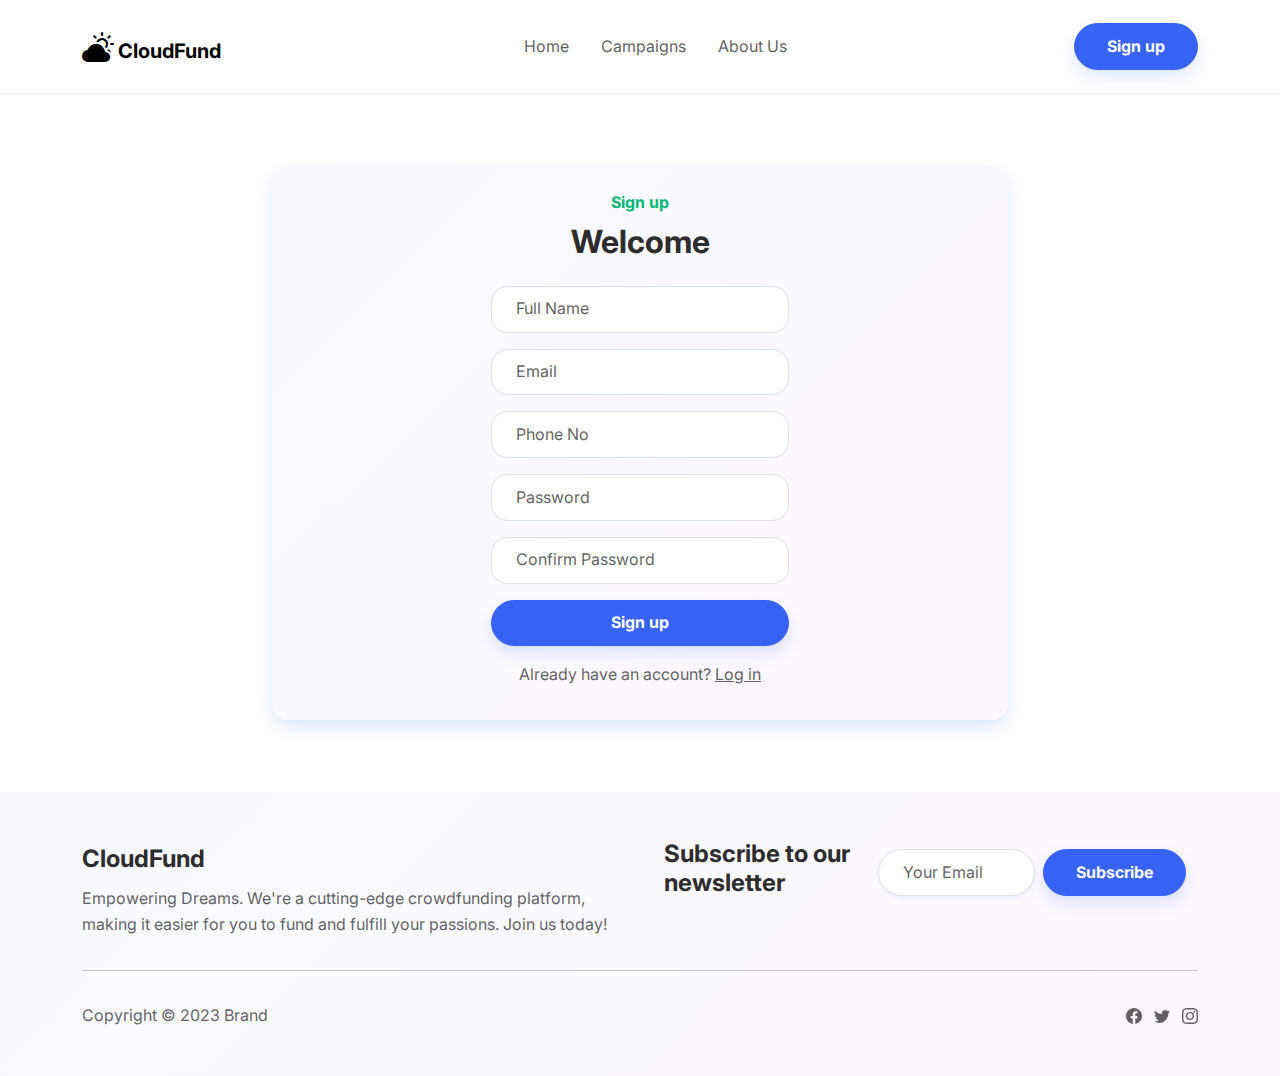
<file: signup.html>
<!DOCTYPE html>
<html data-bs-theme="light" lang="en">

<head>
    <meta charset="utf-8">
    <meta name="viewport" content="width=device-width, initial-scale=1.0, shrink-to-fit=no">
    <title>CloudFund | Signup</title>
    <link rel="stylesheet" href="assets/bootstrap/css/bootstrap.min.css">
    <link rel="stylesheet"
        href="https://fonts.googleapis.com/css?family=Inter:300italic,400italic,600italic,700italic,800italic,400,300,600,700,800&amp;display=swap">
    <link rel="stylesheet" href="https://cdn.jsdelivr.net/npm/bootstrap-icons@1.11.1/font/bootstrap-icons.css">
</head>

<body>
    <nav class="navbar navbar-expand-md sticky-top navbar-shrink py-3 navbar-light" id="mainNav">
        <div class="container"><a class="navbar-brand d-flex align-items-center" href="/">
                <span><i class="me-1 fs-2 bi bi-cloud-sun-fill"></i>CloudFund</span></a><button
                data-bs-toggle="collapse" class="navbar-toggler" data-bs-target="#navcol-1"><span
                    class="visually-hidden">Toggle navigation</span><span class="navbar-toggler-icon"></span></button>
            <div class="collapse navbar-collapse" id="navcol-1">
                <ul class="navbar-nav mx-auto">
                    <li class="nav-item"><a class="nav-link" href="index.html">Home</a></li>
                    <li class="nav-item"><a class="nav-link" href="projects.html">Campaigns</a></li>
                    <li class="nav-item"><a class="nav-link" href="team.html">About Us</a></li>

                </ul><a class="btn btn-primary shadow" role="button" href="signup.html">Sign up</a>
            </div>
        </div>
    </nav>
    <section class="py-5">
        <div class="container py-4">

            <div class="row d-flex justify-content-center">
                <div class="col-md-8 col-xl-8">
                    <div class="card rounded-3 bg-primary-gradient shadow pt-4">
                        <p class="fw-bold text-center text-success mb-2">Sign up</p>
                        <h2 class="fw-bold text-center">Welcome</h2>
                        <div class="card-body text-center d-flex flex-column align-items-center">
                            <form method="post" data-bs-theme="light">
                                <div class="mb-3"><input class="form-control" type="text" name="name"
                                        placeholder="Full Name"></div>
                                <div class="mb-3"><input class="form-control" type="email" name="email"
                                        placeholder="Email"></div>
                                <div class="mb-3"><input class="form-control" type="phone" name="phone"
                                        placeholder="Phone No"></div>
                                <div class="mb-3"><input class="form-control" type="password" name="password"
                                        placeholder="Password"></div>
                                <div class="mb-3"><input class="form-control" type="password" name="confPassword"
                                        placeholder="Confirm Password"></div>
                                <div class="mb-3"><button class="btn btn-primary shadow d-block w-100"
                                        type="submit">Sign up</button></div>
                            </form>
                            <p class="text-muted">Already have an account?&nbsp;<a href="login.html">Log in</a></p>
                        </div>
                    </div>
                </div>
            </div>
        </div>
    </section>
    <footer class="bg-primary-gradient">
        <div class="container py-4 py-lg-5">
            <div class="row justify-content-center">
                <div
                    class="col-md-6 text-center text-lg-start d-flex flex-column align-items-center order-first align-items-lg-start order-lg-last">
                    <div class="fw-bold fs-4 d-flex align-items-center mb-2">
                        <span>CloudFund</span>
                    </div>
                    <p class="text-muted">Empowering Dreams. We're a cutting-edge crowdfunding platform, making it
                        easier for you to fund and fulfill your passions. Join us today!</p>
                </div>
                <div
                    class="col-md-6 text-center text-lg-start d-flex flex-column align-items-center order-first align-items-lg-start order-lg-last">
                    <div class="container">
                        <div class="d-flex flex-column align-items-center flex-lg-row">
                            <div class="text-center text-lg-start">
                                <h2 class="fw-bold fs-4 mb-2">Subscribe to our newsletter</h2>

                            </div>
                            <form class="d-flex justify-content-center flex-wrap flex-lg-nowrap" method="post"
                                data-bs-theme="light">
                                <div class="my-2"><input class="border rounded-pill shadow-sm form-control" type="email"
                                        name="email" placeholder="Your Email"></div>
                                <div class="my-2"><button class="btn btn-primary shadow ms-2" type="submit">Subscribe
                                    </button>
                                </div>
                            </form>
                        </div>
                    </div>
                </div>
            </div>
            <hr>
            <div class="text-muted d-flex justify-content-between align-items-center pt-3">
                <p class="mb-0">Copyright © 2023 Brand</p>
                <ul class="list-inline mb-0">
                    <li class="list-inline-item"><svg xmlns="http://www.w3.org/2000/svg" width="1em" height="1em"
                            fill="currentColor" viewBox="0 0 16 16" class="bi bi-facebook">
                            <path
                                d="M16 8.049c0-4.446-3.582-8.05-8-8.05C3.58 0-.002 3.603-.002 8.05c0 4.017 2.926 7.347 6.75 7.951v-5.625h-2.03V8.05H6.75V6.275c0-2.017 1.195-3.131 3.022-3.131.876 0 1.791.157 1.791.157v1.98h-1.009c-.993 0-1.303.621-1.303 1.258v1.51h2.218l-.354 2.326H9.25V16c3.824-.604 6.75-3.934 6.75-7.951z">
                            </path>
                        </svg></li>
                    <li class="list-inline-item"><svg xmlns="http://www.w3.org/2000/svg" width="1em" height="1em"
                            fill="currentColor" viewBox="0 0 16 16" class="bi bi-twitter">
                            <path
                                d="M5.026 15c6.038 0 9.341-5.003 9.341-9.334 0-.14 0-.282-.006-.422A6.685 6.685 0 0 0 16 3.542a6.658 6.658 0 0 1-1.889.518 3.301 3.301 0 0 0 1.447-1.817 6.533 6.533 0 0 1-2.087.793A3.286 3.286 0 0 0 7.875 6.03a9.325 9.325 0 0 1-6.767-3.429 3.289 3.289 0 0 0 1.018 4.382A3.323 3.323 0 0 1 .64 6.575v.045a3.288 3.288 0 0 0 2.632 3.218 3.203 3.203 0 0 1-.865.115 3.23 3.23 0 0 1-.614-.057 3.283 3.283 0 0 0 3.067 2.277A6.588 6.588 0 0 1 .78 13.58a6.32 6.32 0 0 1-.78-.045A9.344 9.344 0 0 0 5.026 15z">
                            </path>
                        </svg></li>
                    <li class="list-inline-item"><svg xmlns="http://www.w3.org/2000/svg" width="1em" height="1em"
                            fill="currentColor" viewBox="0 0 16 16" class="bi bi-instagram">
                            <path
                                d="M8 0C5.829 0 5.556.01 4.703.048 3.85.088 3.269.222 2.76.42a3.917 3.917 0 0 0-1.417.923A3.927 3.927 0 0 0 .42 2.76C.222 3.268.087 3.85.048 4.7.01 5.555 0 5.827 0 8.001c0 2.172.01 2.444.048 3.297.04.852.174 1.433.372 1.942.205.526.478.972.923 1.417.444.445.89.719 1.416.923.51.198 1.09.333 1.942.372C5.555 15.99 5.827 16 8 16s2.444-.01 3.298-.048c.851-.04 1.434-.174 1.943-.372a3.916 3.916 0 0 0 1.416-.923c.445-.445.718-.891.923-1.417.197-.509.332-1.09.372-1.942C15.99 10.445 16 10.173 16 8s-.01-2.445-.048-3.299c-.04-.851-.175-1.433-.372-1.941a3.926 3.926 0 0 0-.923-1.417A3.911 3.911 0 0 0 13.24.42c-.51-.198-1.092-.333-1.943-.372C10.443.01 10.172 0 7.998 0h.003zm-.717 1.442h.718c2.136 0 2.389.007 3.232.046.78.035 1.204.166 1.486.275.373.145.64.319.92.599.28.28.453.546.598.92.11.281.24.705.275 1.485.039.843.047 1.096.047 3.231s-.008 2.389-.047 3.232c-.035.78-.166 1.203-.275 1.485a2.47 2.47 0 0 1-.599.919c-.28.28-.546.453-.92.598-.28.11-.704.24-1.485.276-.843.038-1.096.047-3.232.047s-2.39-.009-3.233-.047c-.78-.036-1.203-.166-1.485-.276a2.478 2.478 0 0 1-.92-.598 2.48 2.48 0 0 1-.6-.92c-.109-.281-.24-.705-.275-1.485-.038-.843-.046-1.096-.046-3.233 0-2.136.008-2.388.046-3.231.036-.78.166-1.204.276-1.486.145-.373.319-.64.599-.92.28-.28.546-.453.92-.598.282-.11.705-.24 1.485-.276.738-.034 1.024-.044 2.515-.045v.002zm4.988 1.328a.96.96 0 1 0 0 1.92.96.96 0 0 0 0-1.92zm-4.27 1.122a4.109 4.109 0 1 0 0 8.217 4.109 4.109 0 0 0 0-8.217zm0 1.441a2.667 2.667 0 1 1 0 5.334 2.667 2.667 0 0 1 0-5.334z">
                            </path>
                        </svg></li>
                </ul>
            </div>
        </div>
    </footer>
    <script src="assets/bootstrap/js/bootstrap.min.js"></script>
    <script src="assets/js/bs-init.js"></script>
    <script src="assets/js/bold-and-bright.js"></script>
</body>

</html>
</file>
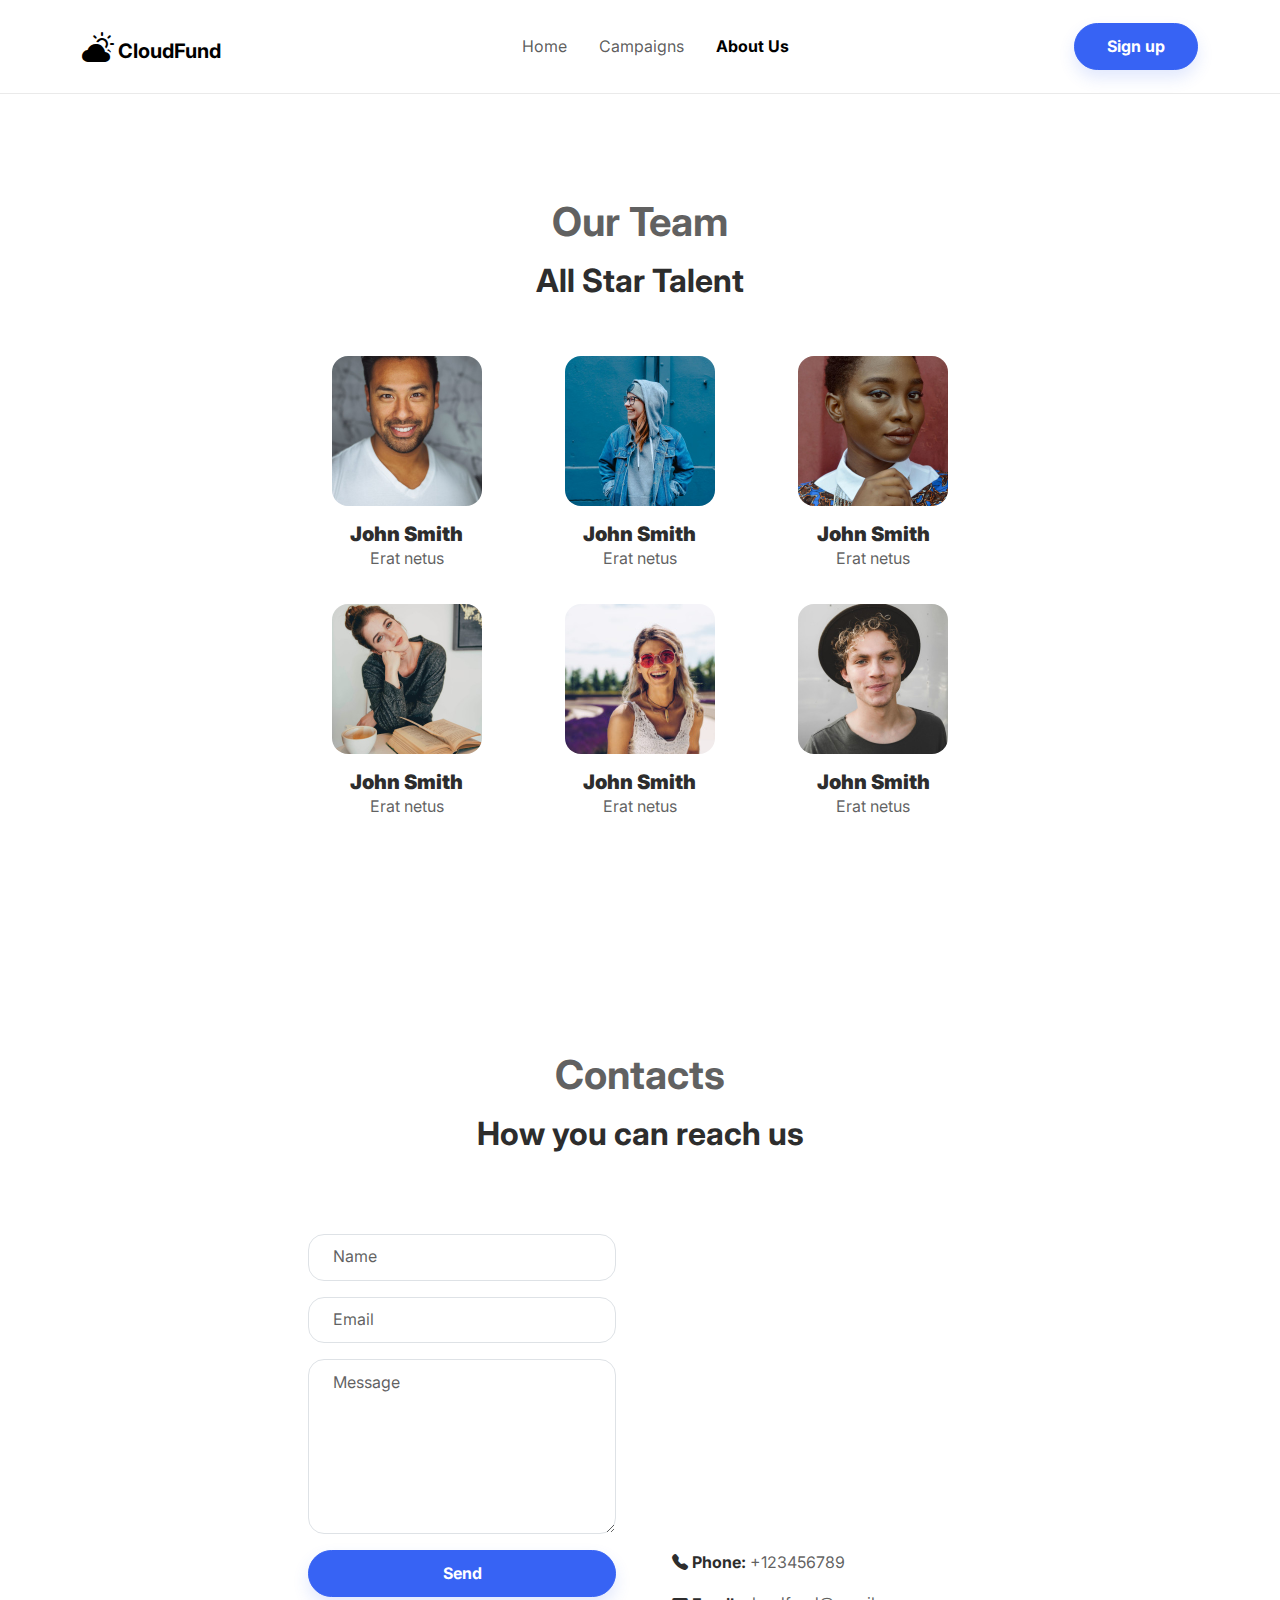
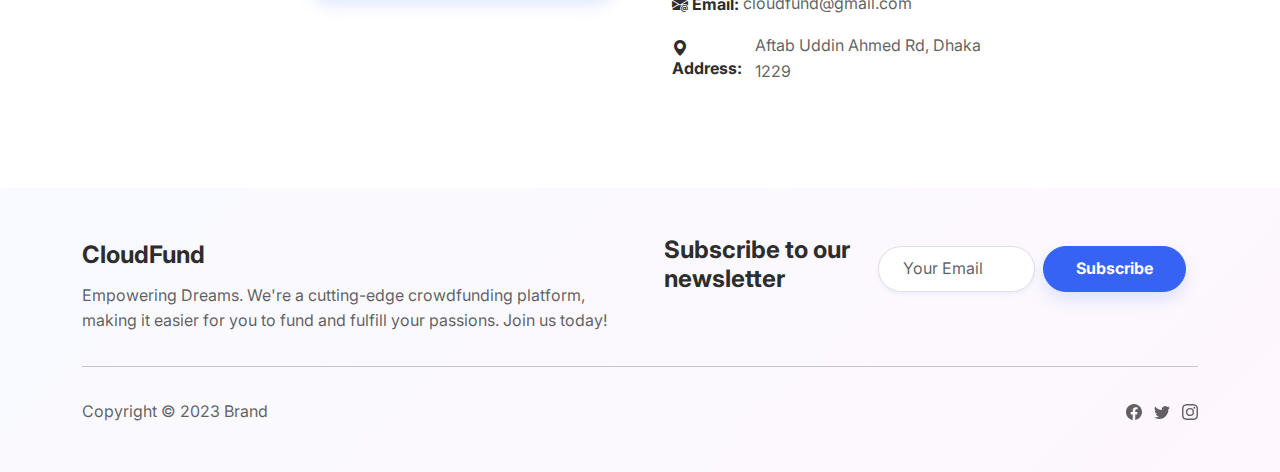
<file: team.html>
<!DOCTYPE html>
<html data-bs-theme="light" lang="en">

<head>
    <meta charset="utf-8">
    <meta name="viewport" content="width=device-width, initial-scale=1.0, shrink-to-fit=no">
    <title>CloudFund | About US</title>
    <link rel="stylesheet" href="assets/bootstrap/css/bootstrap.min.css">
    <link rel="stylesheet"
        href="https://fonts.googleapis.com/css?family=Inter:300italic,400italic,600italic,700italic,800italic,400,300,600,700,800&amp;display=swap">
    <link rel="stylesheet" href="https://cdn.jsdelivr.net/npm/bootstrap-icons@1.11.1/font/bootstrap-icons.css">
</head>

<body>
    <nav class="navbar navbar-expand-md sticky-top navbar-shrink py-3 navbar-light" id="mainNav">
        <div class="container"><a class="navbar-brand d-flex align-items-center" href="/">
                <span><i class="me-1 fs-2 bi bi-cloud-sun-fill"></i>CloudFund</span></a><button
                data-bs-toggle="collapse" class="navbar-toggler" data-bs-target="#navcol-1"><span
                    class="visually-hidden">Toggle navigation</span><span class="navbar-toggler-icon"></span></button>
            <div class="collapse navbar-collapse" id="navcol-1">
                <ul class="navbar-nav mx-auto">
                    <li class="nav-item"><a class="nav-link" href="index.html">Home</a></li>
                    <li class="nav-item"><a class="nav-link" href="projects.html">Campaigns</a></li>
                    <li class="nav-item"><a class="nav-link active" href="team.html">About Us</a></li>

                </ul><a class="btn btn-primary shadow" role="button" href="signup.html">Sign up</a>
            </div>
        </div>
    </nav>
    <section class="py-5">
        <div class="container py-5">
            <div class="row mb-4 mb-lg-5">
                <div class="col-md-8 col-xl-6 text-center mx-auto">
                    <p class="fw-bold text-muted fs-1 mb-2">Our Team</p>
                    <h2 class="fw-bold">All Star Talent</h2>

                </div>
            </div>
            <div class="row row-cols-2 row-cols-md-3 mx-auto" style="max-width: 700px;">
                <div class="col mb-4">
                    <div class="text-center"><img class="rounded mb-3 fit-cover" width="150" height="150"
                            src="assets/img/team/avatar4.jpg">
                        <h5 class="fw-bold mb-0"><strong>John Smith</strong></h5>
                        <p class="text-muted mb-2">Erat netus</p>
                    </div>
                </div>
                <div class="col mb-4">
                    <div class="text-center"><img class="rounded mb-3 fit-cover" width="150" height="150"
                            src="assets/img/team/avatar6.jpg">
                        <h5 class="fw-bold mb-0"><strong>John Smith</strong></h5>
                        <p class="text-muted mb-2">Erat netus</p>
                    </div>
                </div>
                <div class="col mb-4">
                    <div class="text-center"><img class="rounded mb-3 fit-cover" width="150" height="150"
                            src="assets/img/team/avatar5.jpg">
                        <h5 class="fw-bold mb-0"><strong>John Smith</strong></h5>
                        <p class="text-muted mb-2">Erat netus</p>
                    </div>
                </div>
                <div class="col mb-4">
                    <div class="text-center"><img class="rounded mb-3 fit-cover" width="150" height="150"
                            src="assets/img/team/avatar3.jpg">
                        <h5 class="fw-bold mb-0"><strong>John Smith</strong></h5>
                        <p class="text-muted mb-2">Erat netus</p>
                    </div>
                </div>
                <div class="col mb-4">
                    <div class="text-center"><img class="rounded mb-3 fit-cover" width="150" height="150"
                            src="assets/img/team/avatar1.jpg">
                        <h5 class="fw-bold mb-0"><strong>John Smith</strong></h5>
                        <p class="text-muted mb-2">Erat netus</p>
                    </div>
                </div>
                <div class="col mb-4">
                    <div class="text-center"><img class="rounded mb-3 fit-cover" width="150" height="150"
                            src="assets/img/team/avatar2.jpg">
                        <h5 class="fw-bold mb-0"><strong>John Smith</strong></h5>
                        <p class="text-muted mb-2">Erat netus</p>
                    </div>
                </div>
            </div>
        </div>
    </section>

    <section class="py-5">
        <div class="container py-5">
            <div class="row mb-5">
                <div class="col-md-8 col-xl-6 text-center mx-auto">
                    <p class="fw-bold text-muted fs-1 mb-2">Contacts</p>
                    <h2 class="fw-bold">How you can reach us</h2>
                </div>
            </div>
            <div class="row d-flex justify-content-center">
                <div class="col-md-4">
                    <div>
                        <form class="p-3 p-xl-4" method="post" data-bs-theme="light">
                            <div class="mb-3"><input class="form-control" type="text" id="name-1" name="name"
                                    placeholder="Name"></div>
                            <div class="mb-3"><input class="form-control" type="email" id="email-1" name="email"
                                    placeholder="Email"></div>
                            <div class="mb-3"><textarea class="form-control" id="message-1" name="message" rows="6"
                                    placeholder="Message"></textarea></div>
                            <div><button class="btn btn-primary shadow d-block w-100" type="submit">Send </button></div>
                        </form>
                    </div>
                </div>
                <div class="col-md-6 col-xl-4 d-flex justify-content-center justify-content-xl-start row">
                    <div class="col-12 rounded-3 d-flex flex-wrap p-3">
                        <iframe
                            src="https://www.google.com/maps/embed?pb=!1m18!1m12!1m3!1d3650.0868839674063!2d90.42496857487409!3d23.815509286274477!2m3!1f0!2f0!3f0!3m2!1i1024!2i768!4f13.1!3m3!1m2!1s0x3755c64be6744a57%3A0xeacead51ebe2bf60!2sIndependent%20University%2C%20Bangladesh!5e0!3m2!1sen!2sbd!4v1695106585234!5m2!1sen!2sbd"
                            width="400" height="300" style="border:0;" allowfullscreen="" loading="lazy"
                            referrerpolicy="no-referrer-when-downgrade"></iframe>
                    </div>
                    <div class="col-12">
                        <div class="px-2 py-2 d-flex align-items-center">

                            <h6 class="fw-bold mb-0"><i class="bi bi-telephone-fill me-1"></i>Phone: </h6>
                            <p class="ms-1 text-muted mb-0">+123456789</p>
                        </div>
                        <div class="px-2 py-2 d-flex align-items-center">
                            <h6 class="fw-bold mb-0" me-1><i class="bi bi-envelope-at-fill me-1"></i>Email: </h6>
                            <p class="ms-1 text-muted mb-0">cloudfund@gmail.com</p>
                        </div>
                        <div class="px-2 py-2 d-flex align-items-center">
                            <h6 class="fw-bold mb-0"><i class="bi bi-geo-alt-fill me-1"></i>Address: </h6>
                            <p class="ms-1 text-muted mb-0">Aftab Uddin Ahmed Rd, Dhaka 1229</p>
                        </div>
                    </div>
                </div>
            </div>
    </section>

    <footer class="bg-primary-gradient">
        <div class="container py-4 py-lg-5">
            <div class="row justify-content-center">
                <div
                    class="col-md-6 text-center text-lg-start d-flex flex-column align-items-center order-first align-items-lg-start order-lg-last">
                    <div class="fw-bold fs-4 d-flex align-items-center mb-2">
                        <span>CloudFund</span>
                    </div>
                    <p class="text-muted">Empowering Dreams. We're a cutting-edge crowdfunding platform, making it
                        easier for you to fund and fulfill your passions. Join us today!</p>
                </div>
                <div
                    class="col-md-6 text-center text-lg-start d-flex flex-column align-items-center order-first align-items-lg-start order-lg-last">
                    <div class="container">
                        <div class="d-flex flex-column align-items-center flex-lg-row">
                            <div class="text-center text-lg-start">
                                <h2 class="fw-bold fs-4 mb-2">Subscribe to our newsletter</h2>

                            </div>
                            <form class="d-flex justify-content-center flex-wrap flex-lg-nowrap" method="post"
                                data-bs-theme="light">
                                <div class="my-2"><input class="border rounded-pill shadow-sm form-control" type="email"
                                        name="email" placeholder="Your Email"></div>
                                <div class="my-2"><button class="btn btn-primary shadow ms-2" type="submit">Subscribe
                                    </button>
                                </div>
                            </form>
                        </div>
                    </div>
                </div>
            </div>
            <hr>
            <div class="text-muted d-flex justify-content-between align-items-center pt-3">
                <p class="mb-0">Copyright © 2023 Brand</p>
                <ul class="list-inline mb-0">
                    <li class="list-inline-item"><svg xmlns="http://www.w3.org/2000/svg" width="1em" height="1em"
                            fill="currentColor" viewBox="0 0 16 16" class="bi bi-facebook">
                            <path
                                d="M16 8.049c0-4.446-3.582-8.05-8-8.05C3.58 0-.002 3.603-.002 8.05c0 4.017 2.926 7.347 6.75 7.951v-5.625h-2.03V8.05H6.75V6.275c0-2.017 1.195-3.131 3.022-3.131.876 0 1.791.157 1.791.157v1.98h-1.009c-.993 0-1.303.621-1.303 1.258v1.51h2.218l-.354 2.326H9.25V16c3.824-.604 6.75-3.934 6.75-7.951z">
                            </path>
                        </svg></li>
                    <li class="list-inline-item"><svg xmlns="http://www.w3.org/2000/svg" width="1em" height="1em"
                            fill="currentColor" viewBox="0 0 16 16" class="bi bi-twitter">
                            <path
                                d="M5.026 15c6.038 0 9.341-5.003 9.341-9.334 0-.14 0-.282-.006-.422A6.685 6.685 0 0 0 16 3.542a6.658 6.658 0 0 1-1.889.518 3.301 3.301 0 0 0 1.447-1.817 6.533 6.533 0 0 1-2.087.793A3.286 3.286 0 0 0 7.875 6.03a9.325 9.325 0 0 1-6.767-3.429 3.289 3.289 0 0 0 1.018 4.382A3.323 3.323 0 0 1 .64 6.575v.045a3.288 3.288 0 0 0 2.632 3.218 3.203 3.203 0 0 1-.865.115 3.23 3.23 0 0 1-.614-.057 3.283 3.283 0 0 0 3.067 2.277A6.588 6.588 0 0 1 .78 13.58a6.32 6.32 0 0 1-.78-.045A9.344 9.344 0 0 0 5.026 15z">
                            </path>
                        </svg></li>
                    <li class="list-inline-item"><svg xmlns="http://www.w3.org/2000/svg" width="1em" height="1em"
                            fill="currentColor" viewBox="0 0 16 16" class="bi bi-instagram">
                            <path
                                d="M8 0C5.829 0 5.556.01 4.703.048 3.85.088 3.269.222 2.76.42a3.917 3.917 0 0 0-1.417.923A3.927 3.927 0 0 0 .42 2.76C.222 3.268.087 3.85.048 4.7.01 5.555 0 5.827 0 8.001c0 2.172.01 2.444.048 3.297.04.852.174 1.433.372 1.942.205.526.478.972.923 1.417.444.445.89.719 1.416.923.51.198 1.09.333 1.942.372C5.555 15.99 5.827 16 8 16s2.444-.01 3.298-.048c.851-.04 1.434-.174 1.943-.372a3.916 3.916 0 0 0 1.416-.923c.445-.445.718-.891.923-1.417.197-.509.332-1.09.372-1.942C15.99 10.445 16 10.173 16 8s-.01-2.445-.048-3.299c-.04-.851-.175-1.433-.372-1.941a3.926 3.926 0 0 0-.923-1.417A3.911 3.911 0 0 0 13.24.42c-.51-.198-1.092-.333-1.943-.372C10.443.01 10.172 0 7.998 0h.003zm-.717 1.442h.718c2.136 0 2.389.007 3.232.046.78.035 1.204.166 1.486.275.373.145.64.319.92.599.28.28.453.546.598.92.11.281.24.705.275 1.485.039.843.047 1.096.047 3.231s-.008 2.389-.047 3.232c-.035.78-.166 1.203-.275 1.485a2.47 2.47 0 0 1-.599.919c-.28.28-.546.453-.92.598-.28.11-.704.24-1.485.276-.843.038-1.096.047-3.232.047s-2.39-.009-3.233-.047c-.78-.036-1.203-.166-1.485-.276a2.478 2.478 0 0 1-.92-.598 2.48 2.48 0 0 1-.6-.92c-.109-.281-.24-.705-.275-1.485-.038-.843-.046-1.096-.046-3.233 0-2.136.008-2.388.046-3.231.036-.78.166-1.204.276-1.486.145-.373.319-.64.599-.92.28-.28.546-.453.92-.598.282-.11.705-.24 1.485-.276.738-.034 1.024-.044 2.515-.045v.002zm4.988 1.328a.96.96 0 1 0 0 1.92.96.96 0 0 0 0-1.92zm-4.27 1.122a4.109 4.109 0 1 0 0 8.217 4.109 4.109 0 0 0 0-8.217zm0 1.441a2.667 2.667 0 1 1 0 5.334 2.667 2.667 0 0 1 0-5.334z">
                            </path>
                        </svg></li>
                </ul>
            </div>
        </div>
    </footer>
    <script src="assets/bootstrap/js/bootstrap.min.js"></script>
    <script src="assets/js/bs-init.js"></script>
    <script src="assets/js/bold-and-bright.js"></script>
</body>

</html>
</file>
<file: assets/css/style.css>
.banner{
    background-image: url("../img/banner.png");
    background-repeat: no-repeat;
}
</file>
